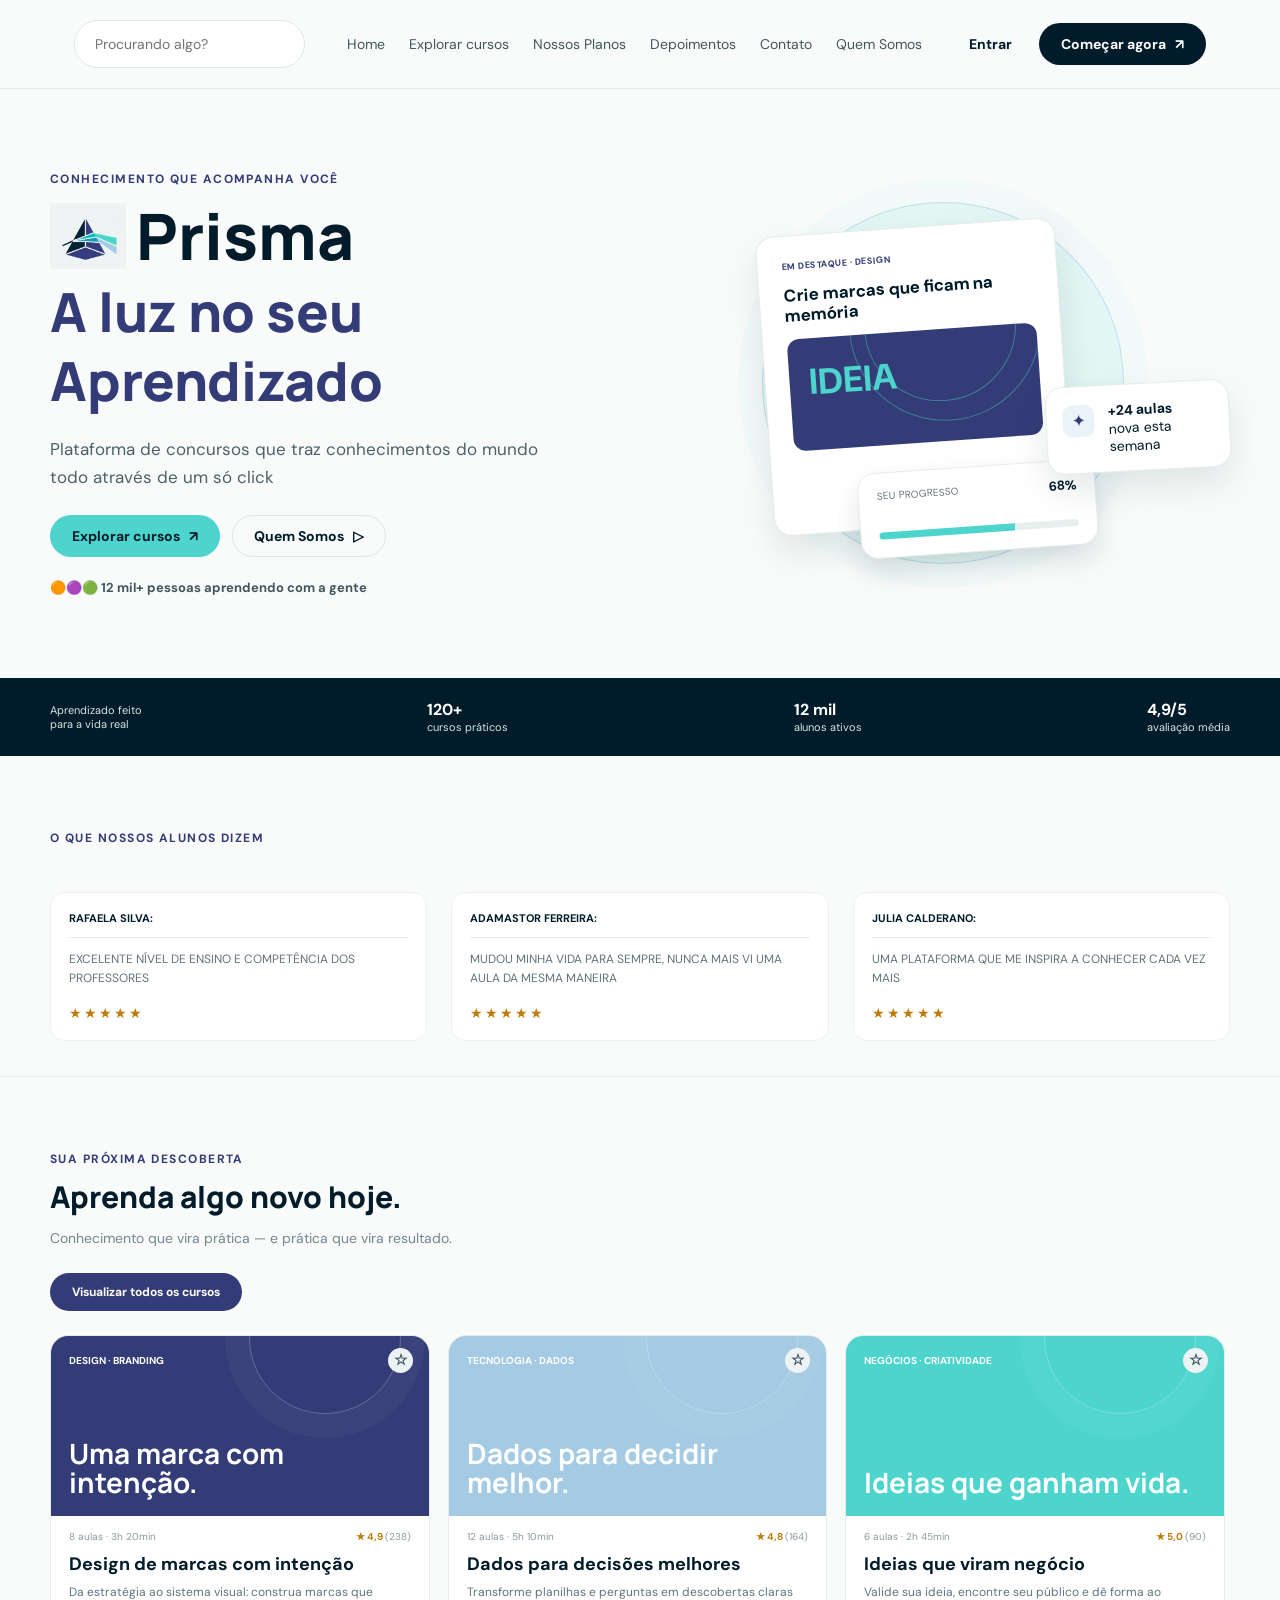
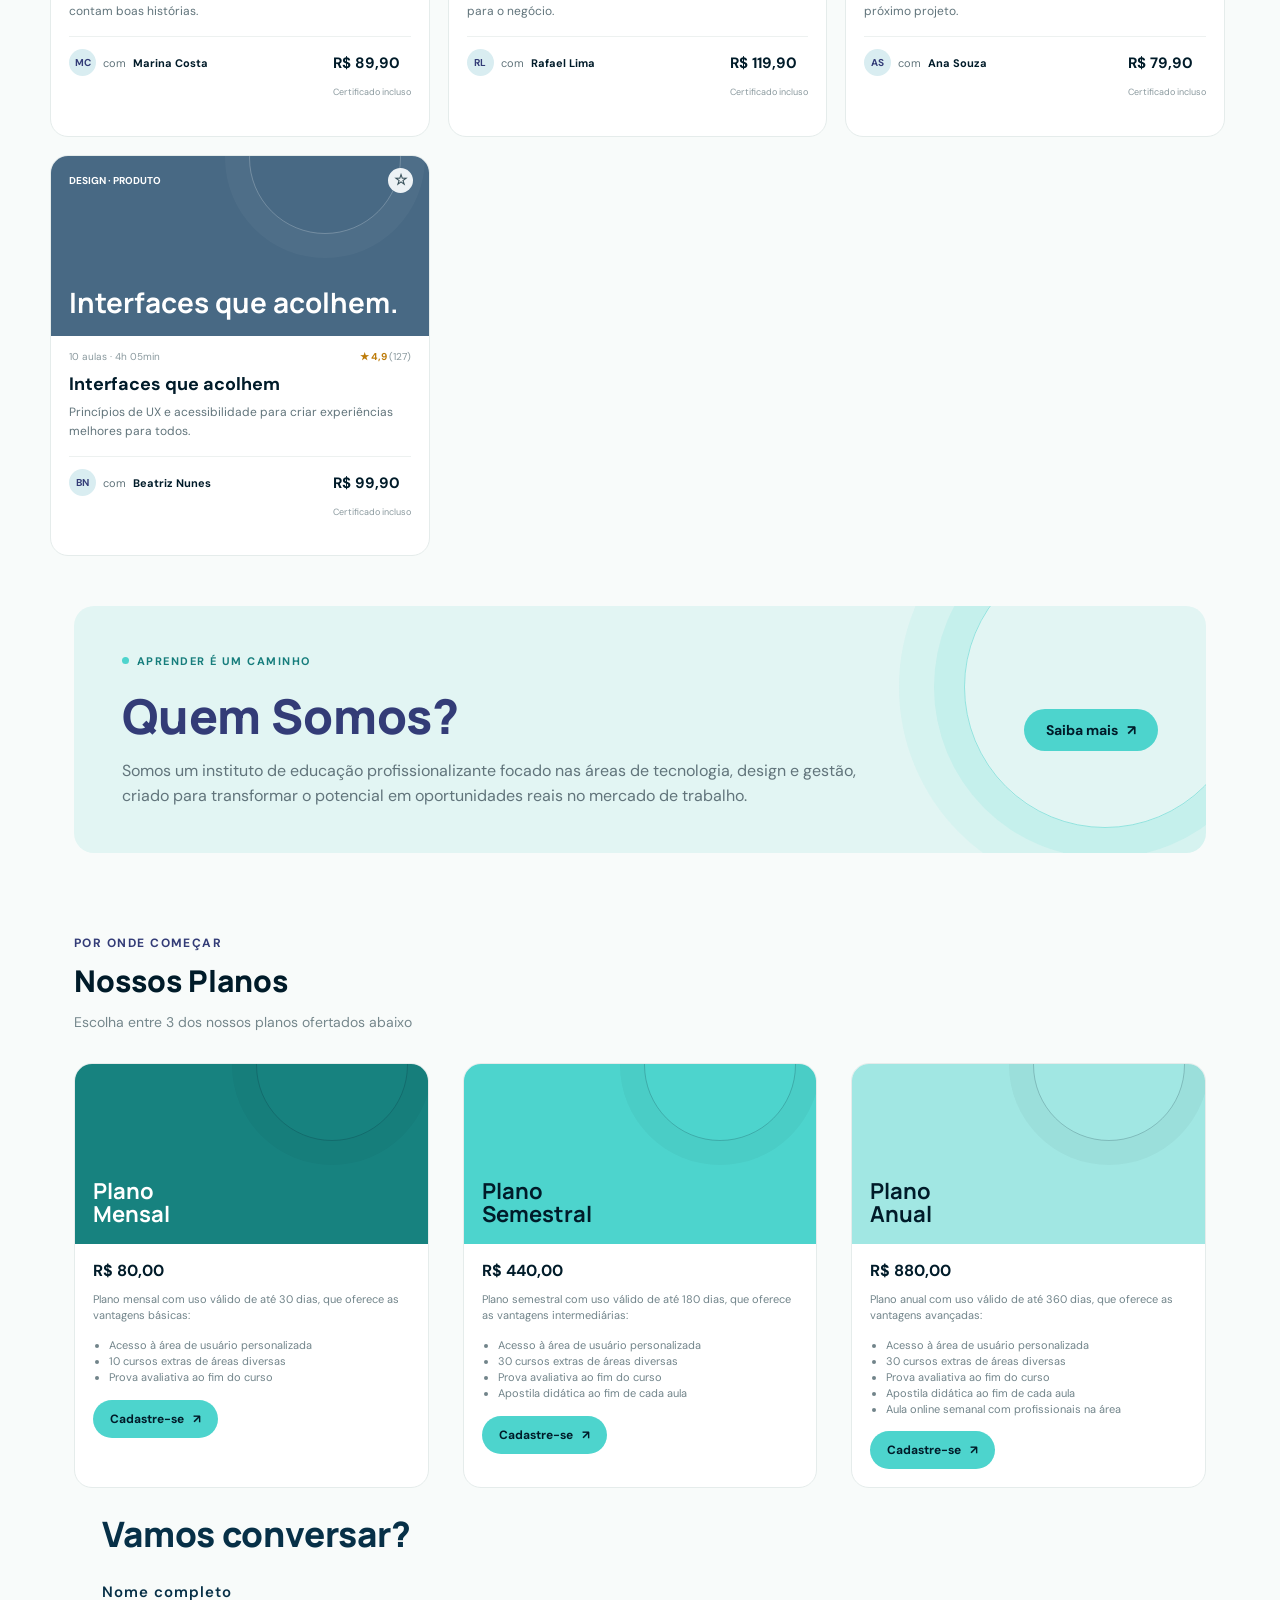
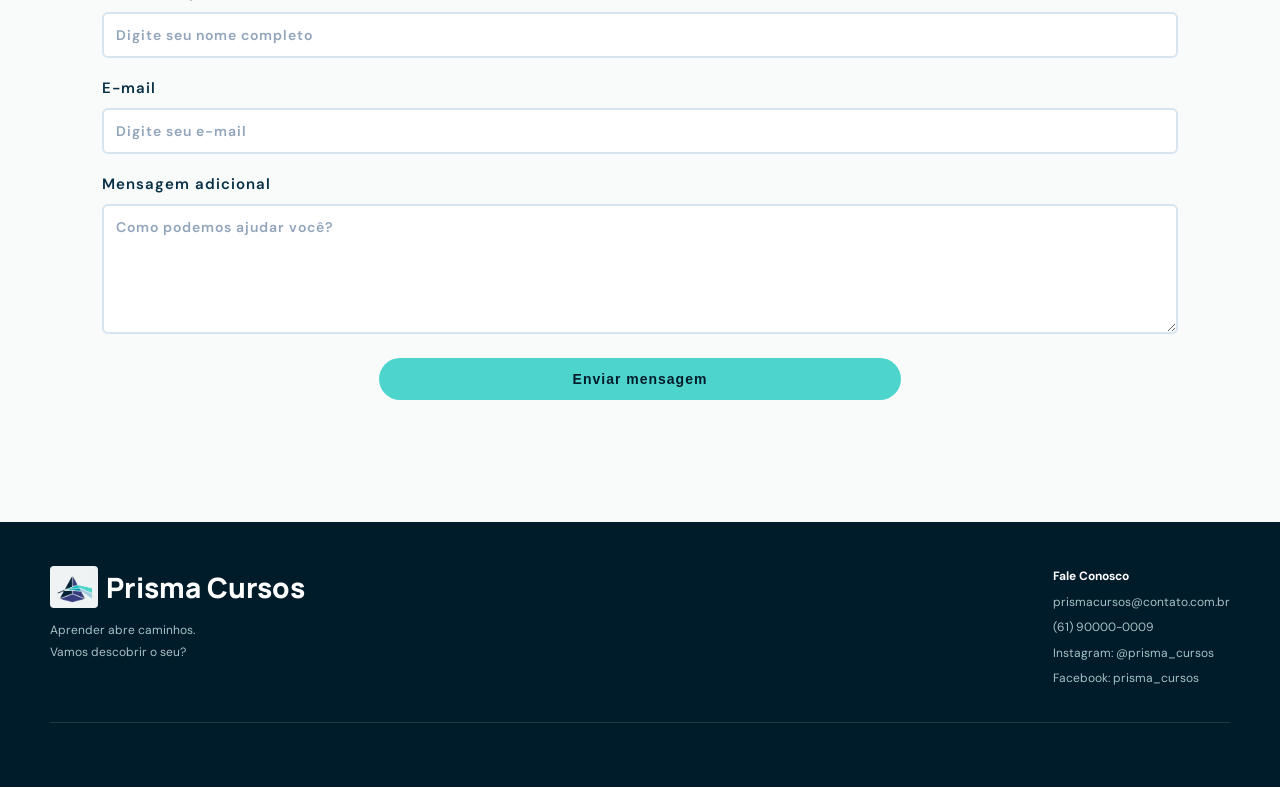
<file: index.html>
<!doctype html>
<html lang="pt-BR">
  <head>
    <meta charset="utf-8">
    <meta name="viewport" content="width=device-width, initial-scale=1">
    <meta name="description" content="Cursos para aprender e desenvolver novas habilidades.">
    <title>Prisma Cursos</title>
    <link rel="stylesheet" href="src/css/style.css">
    <script src="src/js/script.js" defer></script>
  </head>
  <body>

  <header class="site-header">
    <nav class="main-nav" aria-label="Navegação principal">

      <form class="search" role="search" id="searchForm">
        <label class="sr-only" for="site-search">Buscar</label>
        <input id="site-search" type="search" placeholder="Procurando algo?" autocomplete="off">
      </form>

      <button class="menu-toggle" aria-label="Abrir menu mobile">☰</button>

      <div class="nav-menu">
        <ul class="nav-links">
          <li><a href="#inicio">Home</a></li>
          <li><a href="#cursos">Explorar cursos</a></li>
          <li><a href="#planos">Nossos Planos</a></li>
          <li><a href="#depoimentos">Depoimentos</a></li>
          <li><a href="#contato">Contato</a></li>
          <li><a href="#sobre">Quem Somos</a></li>
        </ul>
        
        <div class="account-actions">
          <a class="login-link" href="src/pages/login.html">Entrar</a>
          <a class="button button-dark" href="src/pages/cadastro.html">Começar agora <span aria-hidden="true">↗</span></a>
        </div>
      </div>
    </nav>
  </header>

    <main>
      <section class="hero" id="inicio" aria-labelledby="hero-title">
        <div class="hero-copy">
          <p class="eyebrow">Conhecimento que acompanha você</p>
          <div class="brand-lockup">
            <img src="src/imagens/logo-prisma-cursos.png" alt="Prisma Cursos">
            <span>Prisma</span>
          </div>
         <h1 class="hero-title" id="hero-title">A luz no seu Aprendizado</h1>
          <p class="hero-description">Plataforma de concursos que traz conhecimentos do mundo todo através de um só click</p>
          <div class="hero-actions">
            <a class="button button-primary" href="#cursos">Explorar cursos <span aria-hidden="true">↗</span></a>
            <a class="button button-outline" href="#sobre">Quem Somos <span aria-hidden="true">▷</span></a>
          </div>
          <p class="learner-proof"><span aria-hidden="true">🟠🟣🟢</span> 12 mil+ pessoas aprendendo com a gente</p>
        </div>
        <div class="hero-art" aria-label="Destaque de curso e progresso de aprendizagem">
          <article class="featured-course">
            <p class="eyebrow">Em destaque · Design</p>
            <h2>Crie marcas que ficam na memória</h2>
            <div class="course-art">IDEIA</div>
            <p>Seu progresso <strong>68%</strong></p>
          </article>
          <p class="course-count"><strong>+24 aulas</strong><br>nova esta semana</p>
        </div>
      </section>

      <section class="stats" aria-label="Números da Prisma">
        <p>Aprendizado feito<br>para a vida real</p>
        <p><strong>120+</strong><br>cursos práticos</p>
        <p><strong>12 mil</strong><br>alunos ativos</p>
        <p><strong>4,9/5</strong><br>avaliação média</p>
      </section>

      <section class="testimonials" id="depoimentos" aria-labelledby="testimonials-title">
        <h2 class="eyebrow" id="testimonials-title">O que nossos alunos dizem</h2>
        <div class="testimonial-grid">
          <blockquote>
            <strong>Rafaela Silva:</strong>
            <p>Excelente nível de ensino e competência dos professores</p>
            <span aria-label="5 estrelas">★★★★★</span>
          </blockquote>
          <blockquote>
            <strong>Adamastor Ferreira:</strong>
            <p>Mudou minha vida para sempre, nunca mais vi uma aula da mesma maneira</p>
            <span aria-label="5 estrelas">★★★★★</span>
          </blockquote>
          <blockquote>
            <strong>Julia Calderano:</strong>
            <p>Uma plataforma que me inspira a conhecer cada vez mais</p>
            <span aria-label="5 estrelas">★★★★★</span>
          </blockquote>
        </div>
      </section>

      <section class="courses content-width" id="cursos" aria-labelledby="courses-title">
        <p class="eyebrow">Sua próxima descoberta</p>
        <h2 id="courses-title">Aprenda algo novo hoje.</h2>
        <p>Conhecimento que vira prática — e prática que vira resultado.</p>
        <a class="button button-dark-blue" href="src/pages/cursos.html">Visualizar todos os cursos</a>
        <div class="course-grid">

            <article class="course-card theme-indigo">
          <p class="course-category">Design · Branding</p>
          <h3>Uma marca com intenção.</h3>
          <div class="course-meta">
            <span>8 aulas · 3h 20min</span>
            <span class="course-rating">★ 4,9 <span>(238)</span></span>
          </div>
          <h4>Design de marcas com intenção</h4>
          <p class="course-description">
            Da estratégia ao sistema visual: construa marcas que contam boas histórias.
          </p>
          <footer class="course-footer">
            <span class="instructor">
              <span class="avatar">MC</span>
              com <strong>Marina Costa</strong>
            </span>
            <strong class="course-price">R$ 89,90</strong>
            <span class="certificate">Certificado incluso</span>
          </footer>

        </article>
           <article class="course-card theme-blue">
          <p class="course-category">Tecnologia · Dados</p>
          <h3>Dados para decidir melhor.</h3>
          <div class="course-meta">
            <span>12 aulas · 5h 10min</span>
            <span class="course-rating">★ 4,8 <span>(164)</span></span>
          </div>
          <h4>Dados para decisões melhores</h4>
          <p class="course-description">
            Transforme planilhas e perguntas em descobertas claras para o negócio.
          </p>
          <footer class="course-footer">
            <span class="instructor">
              <span class="avatar">RL</span>
              com <strong>Rafael Lima</strong>
            </span>
            <strong class="course-price">R$ 119,90</strong>
            <span class="certificate">Certificado incluso</span>
          </footer>
        </article>

           <article class="course-card theme-teal">
          <p class="course-category">Negócios · Criatividade</p>
          <h3>Ideias que ganham vida.</h3>
          <div class="course-meta">
            <span>6 aulas · 2h 45min</span>
            <span class="course-rating">★ 5,0 <span>(90)</span></span>
          </div>
          <h4>Ideias que viram negócio</h4>
          <p class="course-description">
            Valide sua ideia, encontre seu público e dê forma ao próximo projeto.
          </p>
          <footer class="course-footer">
            <span class="instructor">
              <span class="avatar">AS</span>
              com <strong>Ana Souza</strong>
            </span>
            <strong class="course-price">R$ 79,90</strong>
            <span class="certificate">Certificado incluso</span>
          </footer>
        </article>

        <article class="course-card theme-slate">
          <p class="course-category">Design · Produto</p>
          <h3>Interfaces que acolhem.</h3>
          <div class="course-meta">
            <span>10 aulas · 4h 05min</span>
            <span class="course-rating">★ 4,9 <span>(127)</span></span>
          </div>
          <h4>Interfaces que acolhem</h4>
          <p class="course-description">
            Princípios de UX e acessibilidade para criar experiências melhores para todos.
          </p>
          <footer class="course-footer">
            <span class="instructor">
              <span class="avatar">BN</span>
              com <strong>Beatriz Nunes</strong>
            </span>
            <strong class="course-price">R$ 99,90</strong>
            <span class="certificate">Certificado incluso</span>
          </footer>
        </article>

        </div>
      <section class="quem-somos-hero content-width" id="sobre" aria-labelledby="about-title">
          <div class="quem-somos-conteudo">
              <div class="tag-pequena">
                  <span class="ponto-verde"></span> APRENDER É UM CAMINHO
              </div>
              <h2 id="about-title">Quem Somos?</h2>
              <p>Somos um instituto de educação profissionalizante focado nas áreas de tecnologia, design e gestão, criado para transformar o potencial em oportunidades reais no mercado de trabalho.</p>
          </div>
          <a class="button button-primary" href="src/pages/quem_somos.html">Saiba mais <span aria-hidden="true">↗</span></a>
      </section>

      <section class="plans content-width" id="planos" aria-labelledby="plans-title">
        <p class="eyebrow">Por onde começar</p>
        <h2 id="plans-title">Nossos Planos</h2>
        <p>Escolha entre 3 dos nossos planos ofertados abaixo</p>
       <div class="plan-grid">
  <article class="plan-card">
    <h3>Plano<br>Mensal</h3>
    <div class="plan-details">
      <strong>R$ 80,00</strong>
      <p>Plano mensal com uso válido de até 30 dias, que oferece as vantagens básicas:</p>
      <ul>
        <li>Acesso à área de usuário personalizada</li>
        <li>10 cursos extras de áreas diversas</li>
        <li>Prova avaliativa ao fim do curso</li>
      </ul>
    </div>
    <a class="button button-primary" href="src/pages/cadastro.html">
      Cadastre-se <span aria-hidden="true">↗</span>
    </a>
  </article>

  <article class="plan-card">
    <h3>Plano<br>Semestral</h3>
    <div class="plan-details">
      <strong>R$ 440,00</strong>
      <p>Plano semestral com uso válido de até 180 dias, que oferece as vantagens intermediárias:</p>
      <ul>
        <li>Acesso à área de usuário personalizada</li>
        <li>30 cursos extras de áreas diversas</li>
        <li>Prova avaliativa ao fim do curso</li>
        <li>Apostila didática ao fim de cada aula</li>
      </ul>
    </div>
    <a class="button button-primary" href="src/pages/cadastro.html">
      Cadastre-se <span aria-hidden="true">↗</span>
    </a>
  </article>

  <article class="plan-card">
    <h3>Plano<br>Anual</h3>
    <div class="plan-details">
      <strong>R$ 880,00</strong>
      <p>Plano anual com uso válido de até 360 dias, que oferece as vantagens avançadas:</p>
      <ul>
        <li>Acesso à área de usuário personalizada</li>
        <li>30 cursos extras de áreas diversas</li>
        <li>Prova avaliativa ao fim do curso</li>
        <li>Apostila didática ao fim de cada aula</li>
        <li>Aula online semanal com profissionais na área</li>
      </ul>
    </div>
    <a class="button button-primary" href="src/pages/cadastro.html">
      Cadastre-se <span aria-hidden="true">↗</span>
    </a>
  </article>
</div>

  <section class="contact content-width" id="contato" aria-labelledby="contact-title">
      <h2 id="contact-title">Vamos conversar?</h2>
      
      <form id="contactForm">
        <label for="name">Nome completo</label>
        <input id="name" name="name" type="text" placeholder="Digite seu nome completo" required>
        <label for="email">E-mail</label>
        <input id="email" name="email" type="email" placeholder="Digite seu e-mail" required>
        <label for="message">Mensagem adicional</label>
        <textarea id="message" name="message" placeholder="Como podemos ajudar você?" required></textarea>
        <button class="button button-primary" id="submitBtn" type="submit">Enviar mensagem</button>
      </form>
  </section>

    </main>

    <footer class="site-footer">
      <div class="footer-inner">
        <div>
          <a class="footer-brand" href="#inicio">
            <img src="src/imagens/logo-prisma-cursos.png" alt="Logo Prisma Cursos" class="logo-img">
            <span>Prisma Cursos</span>
          </a>
          <p>Aprender abre caminhos.<br>Vamos descobrir o seu?</p>
        </div>
        <address>
          <strong>Fale Conosco</strong>
          <a href="mailto:prismacursos@contato.com.br">prismacursos@contato.com.br</a>
          <a href="tel:+5561900000009">(61) 90000-0009</a>
          <span>Instagram: @prisma_cursos</span>
          <span>Facebook: prisma_cursos</span>
        </address>
      </div>
    </footer>
  </body>
</html>
</file>
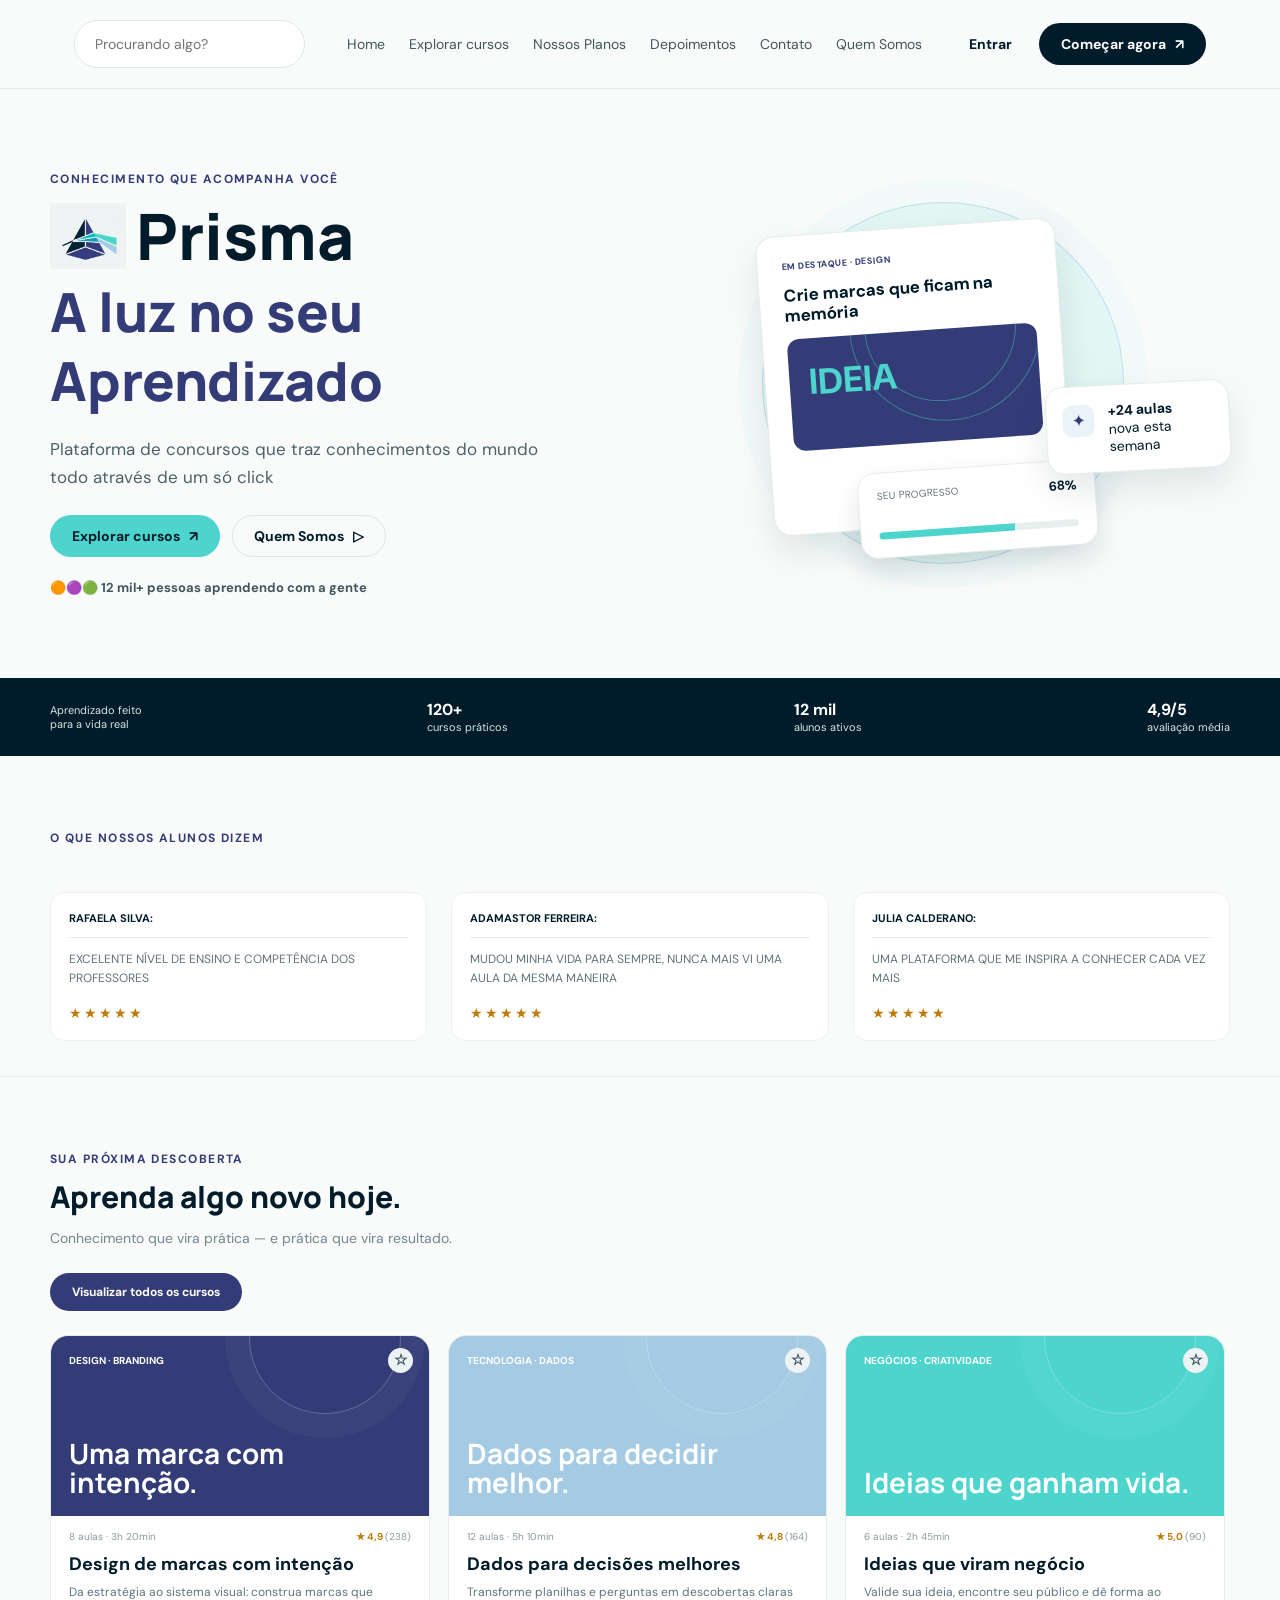
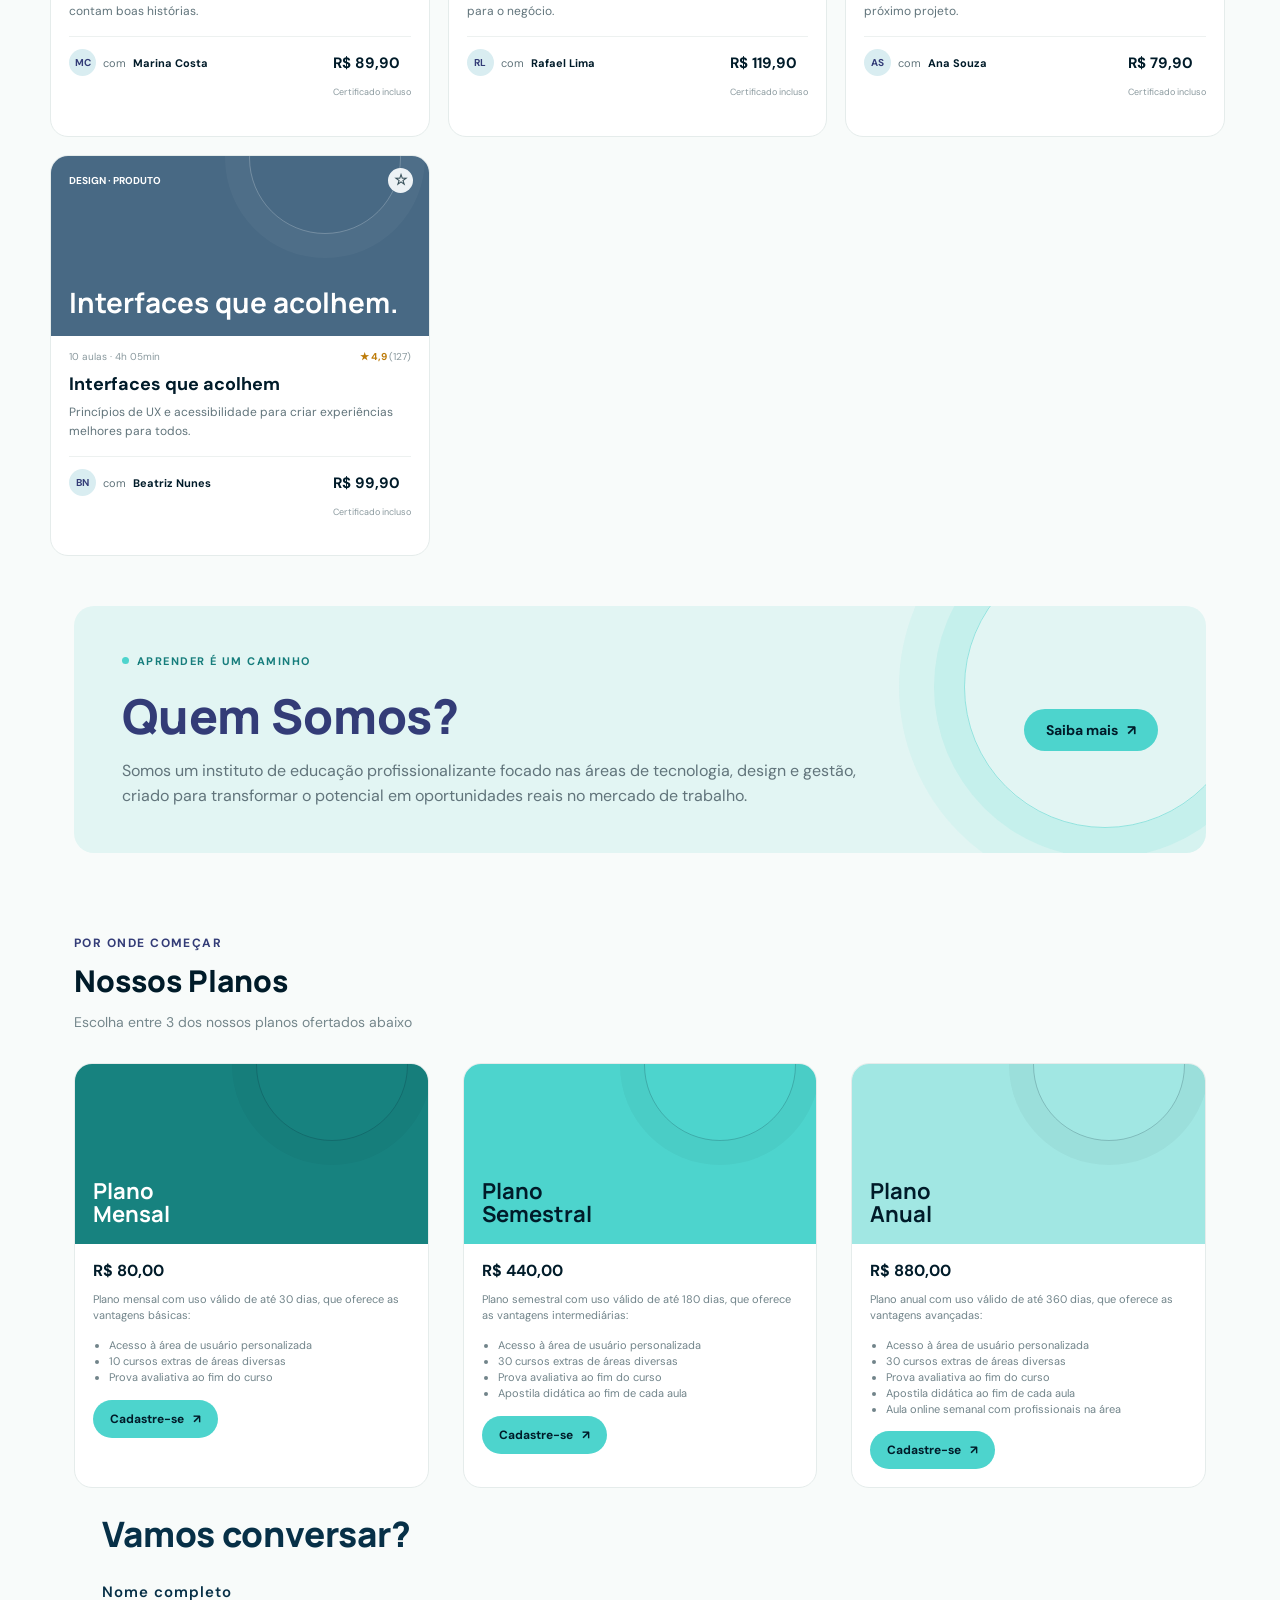
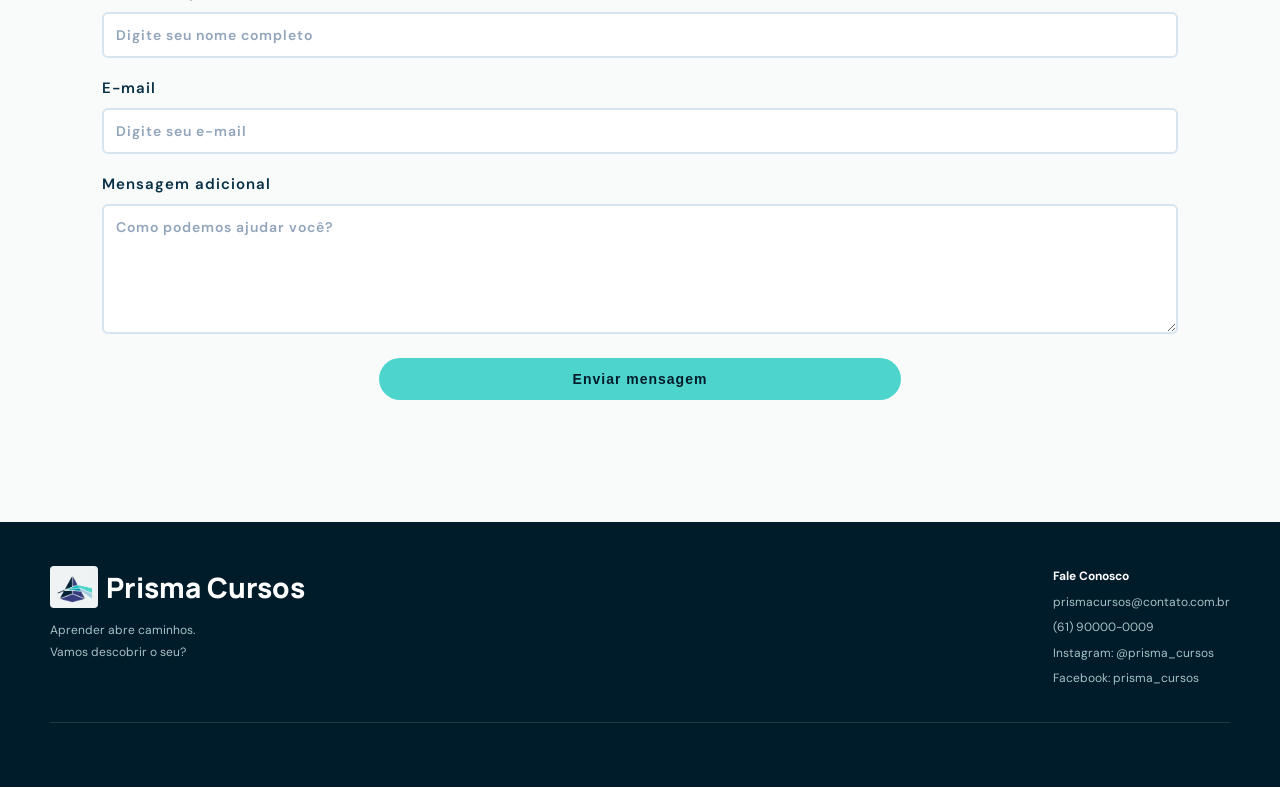
<file: src/pages/index.html>
<!doctype html>
<html lang="pt-BR">
  <head>
    <meta charset="utf-8">
    <meta name="viewport" content="width=device-width, initial-scale=1">
    <meta name="description" content="Cursos para aprender e desenvolver novas habilidades.">
    <title>Prisma Cursos</title>
    <link rel="stylesheet" href="../css/style.css">
    <script src="../js/script.js" defer></script>
  </head>
  <body>

  <header class="site-header">
    <nav class="main-nav" aria-label="Navegação principal">

      <form class="search" role="search" id="searchForm">
        <label class="sr-only" for="site-search">Buscar</label>
        <input id="site-search" type="search" placeholder="Procurando algo?" autocomplete="off">
      </form>

      <button class="menu-toggle" aria-label="Abrir menu mobile">☰</button>

      <div class="nav-menu">
        <ul class="nav-links">
          <li><a href="#inicio">Home</a></li>
          <li><a href="#cursos">Explorar cursos</a></li>
          <li><a href="#planos">Nossos Planos</a></li>
          <li><a href="#depoimentos">Depoimentos</a></li>
          <li><a href="#contato">Contato</a></li>
          <li><a href="#sobre">Quem Somos</a></li>
        </ul>
        
        <div class="account-actions">
          <a class="login-link" href="login.html">Entrar</a>
          <a class="button button-dark" href="cadastro.html">Começar agora <span aria-hidden="true">↗</span></a>
        </div>
      </div>
    </nav>
  </header>

    <main>
      <section class="hero" id="inicio" aria-labelledby="hero-title">
        <div class="hero-copy">
          <p class="eyebrow">Conhecimento que acompanha você</p>
          <div class="brand-lockup">
            <img src="../imagens/logo-prisma-cursos.png" alt="Prisma Cursos">
            <span>Prisma</span>
          </div>
         <h1 class="hero-title" id="hero-title">A luz no seu Aprendizado</h1>
          <p class="hero-description">Plataforma de concursos que traz conhecimentos do mundo todo através de um só click</p>
          <div class="hero-actions">
            <a class="button button-primary" href="#cursos">Explorar cursos <span aria-hidden="true">↗</span></a>
            <a class="button button-outline" href="#sobre">Quem Somos <span aria-hidden="true">▷</span></a>
          </div>
          <p class="learner-proof"><span aria-hidden="true">🟠🟣🟢</span> 12 mil+ pessoas aprendendo com a gente</p>
        </div>
        <div class="hero-art" aria-label="Destaque de curso e progresso de aprendizagem">
          <article class="featured-course">
            <p class="eyebrow">Em destaque · Design</p>
            <h2>Crie marcas que ficam na memória</h2>
            <div class="course-art">IDEIA</div>
            <p>Seu progresso <strong>68%</strong></p>
          </article>
          <p class="course-count"><strong>+24 aulas</strong><br>nova esta semana</p>
        </div>
      </section>

      <section class="stats" aria-label="Números da Prisma">
        <p>Aprendizado feito<br>para a vida real</p>
        <p><strong>120+</strong><br>cursos práticos</p>
        <p><strong>12 mil</strong><br>alunos ativos</p>
        <p><strong>4,9/5</strong><br>avaliação média</p>
      </section>

      <section class="testimonials" id="depoimentos" aria-labelledby="testimonials-title">
        <h2 class="eyebrow" id="testimonials-title">O que nossos alunos dizem</h2>
        <div class="testimonial-grid">
          <blockquote>
            <strong>Rafaela Silva:</strong>
            <p>Excelente nível de ensino e competência dos professores</p>
            <span aria-label="5 estrelas">★★★★★</span>
          </blockquote>
          <blockquote>
            <strong>Adamastor Ferreira:</strong>
            <p>Mudou minha vida para sempre, nunca mais vi uma aula da mesma maneira</p>
            <span aria-label="5 estrelas">★★★★★</span>
          </blockquote>
          <blockquote>
            <strong>Julia Calderano:</strong>
            <p>Uma plataforma que me inspira a conhecer cada vez mais</p>
            <span aria-label="5 estrelas">★★★★★</span>
          </blockquote>
        </div>
      </section>

      <section class="courses content-width" id="cursos" aria-labelledby="courses-title">
        <p class="eyebrow">Sua próxima descoberta</p>
        <h2 id="courses-title">Aprenda algo novo hoje.</h2>
        <p>Conhecimento que vira prática — e prática que vira resultado.</p>
        <a class="button button-dark-blue" href="../pages/cursos.html">Visualizar todos os cursos</a>
        <div class="course-grid">

            <article class="course-card theme-indigo">
          <p class="course-category">Design · Branding</p>
          <h3>Uma marca com intenção.</h3>
          <div class="course-meta">
            <span>8 aulas · 3h 20min</span>
            <span class="course-rating">★ 4,9 <span>(238)</span></span>
          </div>
          <h4>Design de marcas com intenção</h4>
          <p class="course-description">
            Da estratégia ao sistema visual: construa marcas que contam boas histórias.
          </p>
          <footer class="course-footer">
            <span class="instructor">
              <span class="avatar">MC</span>
              com <strong>Marina Costa</strong>
            </span>
            <strong class="course-price">R$ 89,90</strong>
            <span class="certificate">Certificado incluso</span>
          </footer>

        </article>
           <article class="course-card theme-blue">
          <p class="course-category">Tecnologia · Dados</p>
          <h3>Dados para decidir melhor.</h3>
          <div class="course-meta">
            <span>12 aulas · 5h 10min</span>
            <span class="course-rating">★ 4,8 <span>(164)</span></span>
          </div>
          <h4>Dados para decisões melhores</h4>
          <p class="course-description">
            Transforme planilhas e perguntas em descobertas claras para o negócio.
          </p>
          <footer class="course-footer">
            <span class="instructor">
              <span class="avatar">RL</span>
              com <strong>Rafael Lima</strong>
            </span>
            <strong class="course-price">R$ 119,90</strong>
            <span class="certificate">Certificado incluso</span>
          </footer>
        </article>

           <article class="course-card theme-teal">
          <p class="course-category">Negócios · Criatividade</p>
          <h3>Ideias que ganham vida.</h3>
          <div class="course-meta">
            <span>6 aulas · 2h 45min</span>
            <span class="course-rating">★ 5,0 <span>(90)</span></span>
          </div>
          <h4>Ideias que viram negócio</h4>
          <p class="course-description">
            Valide sua ideia, encontre seu público e dê forma ao próximo projeto.
          </p>
          <footer class="course-footer">
            <span class="instructor">
              <span class="avatar">AS</span>
              com <strong>Ana Souza</strong>
            </span>
            <strong class="course-price">R$ 79,90</strong>
            <span class="certificate">Certificado incluso</span>
          </footer>
        </article>

        <article class="course-card theme-slate">
          <p class="course-category">Design · Produto</p>
          <h3>Interfaces que acolhem.</h3>
          <div class="course-meta">
            <span>10 aulas · 4h 05min</span>
            <span class="course-rating">★ 4,9 <span>(127)</span></span>
          </div>
          <h4>Interfaces que acolhem</h4>
          <p class="course-description">
            Princípios de UX e acessibilidade para criar experiências melhores para todos.
          </p>
          <footer class="course-footer">
            <span class="instructor">
              <span class="avatar">BN</span>
              com <strong>Beatriz Nunes</strong>
            </span>
            <strong class="course-price">R$ 99,90</strong>
            <span class="certificate">Certificado incluso</span>
          </footer>
        </article>

        </div>
      <section class="quem-somos-hero content-width" id="sobre" aria-labelledby="about-title">
          <div class="quem-somos-conteudo">
              <div class="tag-pequena">
                  <span class="ponto-verde"></span> APRENDER É UM CAMINHO
              </div>
              <h2 id="about-title">Quem Somos?</h2>
              <p>Somos um instituto de educação profissionalizante focado nas áreas de tecnologia, design e gestão, criado para transformar o potencial em oportunidades reais no mercado de trabalho.</p>
          </div>
          <a class="button button-primary" href="quem_somos.html">Saiba mais <span aria-hidden="true">↗</span></a>
      </section>

      <section class="plans content-width" id="planos" aria-labelledby="plans-title">
        <p class="eyebrow">Por onde começar</p>
        <h2 id="plans-title">Nossos Planos</h2>
        <p>Escolha entre 3 dos nossos planos ofertados abaixo</p>
       <div class="plan-grid">
  <article class="plan-card">
    <h3>Plano<br>Mensal</h3>
    <div class="plan-details">
      <strong>R$ 80,00</strong>
      <p>Plano mensal com uso válido de até 30 dias, que oferece as vantagens básicas:</p>
      <ul>
        <li>Acesso à área de usuário personalizada</li>
        <li>10 cursos extras de áreas diversas</li>
        <li>Prova avaliativa ao fim do curso</li>
      </ul>
    </div>
    <a class="button button-primary" href="cadastro.html">
      Cadastre-se <span aria-hidden="true">↗</span>
    </a>
  </article>

  <article class="plan-card">
    <h3>Plano<br>Semestral</h3>
    <div class="plan-details">
      <strong>R$ 440,00</strong>
      <p>Plano semestral com uso válido de até 180 dias, que oferece as vantagens intermediárias:</p>
      <ul>
        <li>Acesso à área de usuário personalizada</li>
        <li>30 cursos extras de áreas diversas</li>
        <li>Prova avaliativa ao fim do curso</li>
        <li>Apostila didática ao fim de cada aula</li>
      </ul>
    </div>
    <a class="button button-primary" href="cadastro.html">
      Cadastre-se <span aria-hidden="true">↗</span>
    </a>
  </article>

  <article class="plan-card">
    <h3>Plano<br>Anual</h3>
    <div class="plan-details">
      <strong>R$ 880,00</strong>
      <p>Plano anual com uso válido de até 360 dias, que oferece as vantagens avançadas:</p>
      <ul>
        <li>Acesso à área de usuário personalizada</li>
        <li>30 cursos extras de áreas diversas</li>
        <li>Prova avaliativa ao fim do curso</li>
        <li>Apostila didática ao fim de cada aula</li>
        <li>Aula online semanal com profissionais na área</li>
      </ul>
    </div>
    <a class="button button-primary" href="cadastro.html">
      Cadastre-se <span aria-hidden="true">↗</span>
    </a>
  </article>
</div>

  <section class="contact content-width" id="contato" aria-labelledby="contact-title">
      <h2 id="contact-title">Vamos conversar?</h2>
      
      <form id="contactForm">
        <label for="name">Nome completo</label>
        <input id="name" name="name" type="text" placeholder="Digite seu nome completo" required>
        <label for="email">E-mail</label>
        <input id="email" name="email" type="email" placeholder="Digite seu e-mail" required>
        <label for="message">Mensagem adicional</label>
        <textarea id="message" name="message" placeholder="Como podemos ajudar você?" required></textarea>
        <button class="button button-primary" id="submitBtn" type="submit">Enviar mensagem</button>
      </form>
  </section>

    </main>

    <footer class="site-footer">
      <div class="footer-inner">
        <div>
          <a class="footer-brand" href="#inicio">
            <img src="../imagens/logo-prisma-cursos.png" alt="Logo Prisma Cursos" class="logo-img">
            <span>Prisma Cursos</span>
          </a>
          <p>Aprender abre caminhos.<br>Vamos descobrir o seu?</p>
        </div>
        <address>
          <strong>Fale Conosco</strong>
          <a href="mailto:prismacursos@contato.com.br">prismacursos@contato.com.br</a>
          <a href="tel:+5561900000009">(61) 90000-0009</a>
          <span>Instagram: @prisma_cursos</span>
          <span>Facebook: prisma_cursos</span>
        </address>
      </div>
    </footer>
  </body>
</html>
</file>
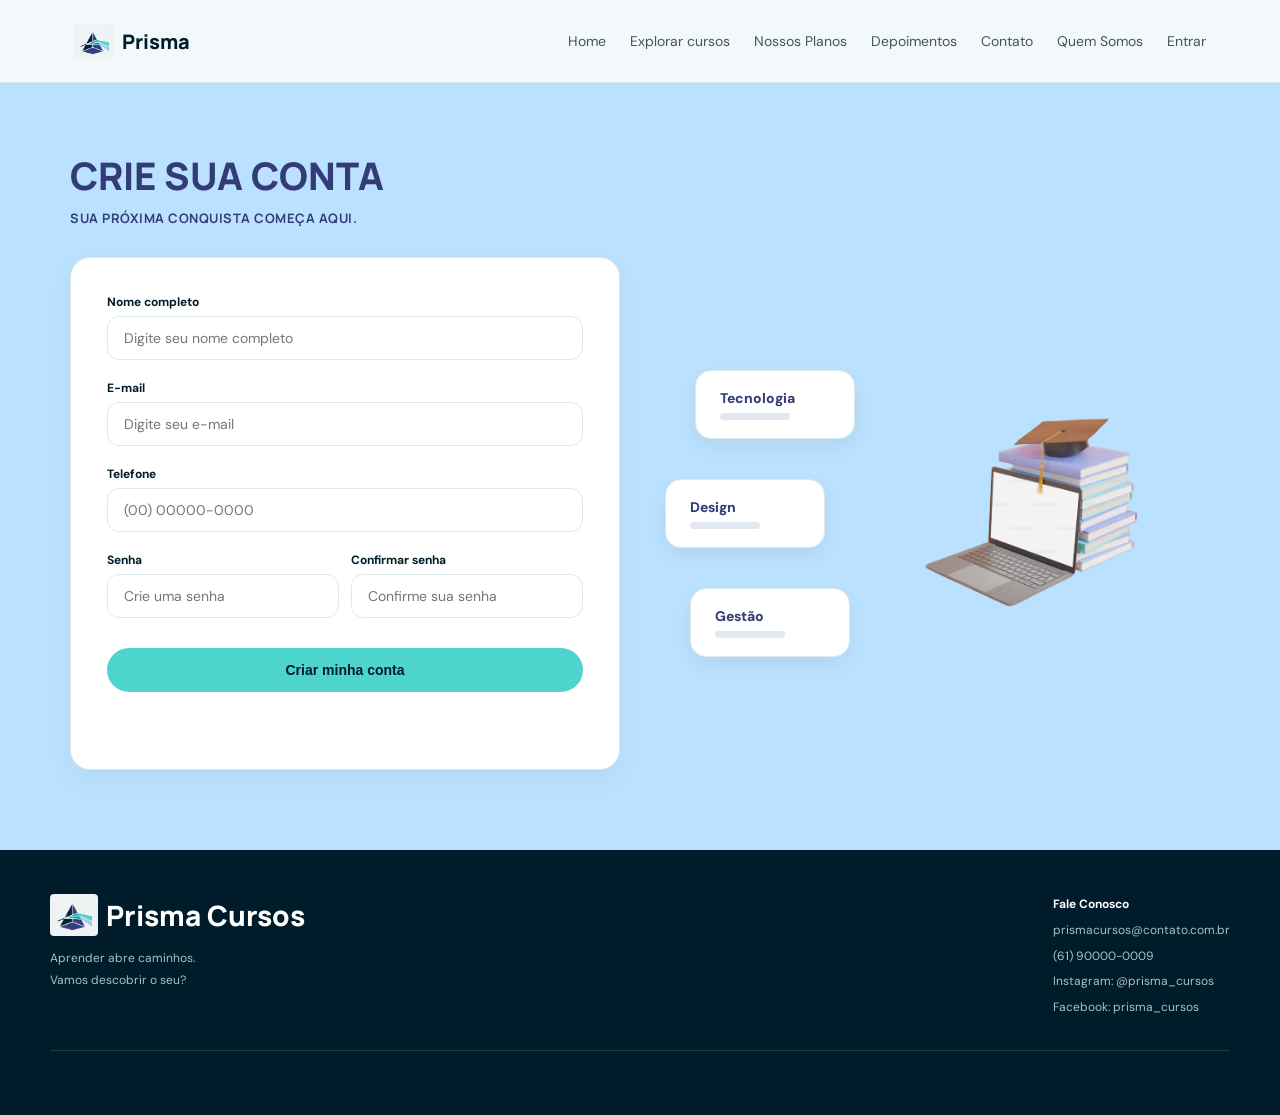
<file: src/pages/cadastro.html>
<!DOCTYPE html>
<html lang="pt-BR">
<head>
    <meta charset="UTF-8">
    <meta name="viewport" content="width=device-width, initial-scale=1.0">
    <meta name="description" content="Crie sua conta na PrismaCursos e comece sua jornada de aprendizado.">

    <title>Criar Conta | Prisma Cursos</title>

    <!-- Importação das fontes do Google Fonts -->
    <link rel="preconnect" href="https://fonts.googleapis.com">
    <link rel="preconnect" href="https://fonts.gstatic.com" crossorigin>
    <link href="https://fonts.googleapis.com/css2?family=DM+Sans:ital,opsz,wght@0,9..40,100..1000;1,9..40,100..1000&family=Manrope:wght@200..800&display=swap" rel="stylesheet">

    <!-- Link para o CSS central do projeto -->
    <link rel="stylesheet" href="../css/style.css">
    <script src="../js/scriptcadastro.js" defer></script>
</head>

<body class="pagina-cadastro">
    <!-- CABEÇALHO / MENU DE NAVEGAÇÃO COM MENU COLAPSÁVEL -->
    <header class="site-header">
        <nav class="main-nav" aria-label="Navegação principal">
            
            <a href="../../index.html" class="logo-link">
                <img src="../imagens/logo-prisma-cursos.png" alt="Logo Prisma" class="logo-img"> Prisma
            </a>

            <!-- Botão do Menu (Mobile) -->
            <button class="menu-toggle" aria-label="Abrir menu">☰</button>

            <!-- Container Colapsável -->
            <ul class="nav-links">
                    <li><a href="../../index.html">Home</a></li>
                    <li><a href="../../index.html#cursos">Explorar cursos</a></li>
                    <li><a href="../../index.html#planos">Nossos Planos</a></li>
                    <li><a href="../../index.html#depoimentos">Depoimentos</a></li>
                    <li><a href="../../index.html#contato">Contato</a></li>
                    <li><a href="../../index.html#sobre">Quem Somos</a></li>
                    <li><a href="login.html">Entrar</a></li>
            </ul>

        </nav>
    </header>

    <!-- CONTEÚDO PRINCIPAL (CADASTRO) -->
    <main class="content-width cadastro-main">

        <!-- Título da Seção -->
        <section class="cadastro-header-section">
            <h1 class="cadastro-title">CRIE SUA CONTA</h1>
            <p class="cadastro-subtitle">SUA PRÓXIMA CONQUISTA COMEÇA AQUI.</p>
        </section>

        <!-- Grid: Formulário à Esquerda / Cards Decorativos à Direita -->
        <div class="cadastro-grid">
            
            <!-- Card do Formulário -->
            <div class="cadastro-card-form">
                <form id="formCadastro" novalidate class="cadastro-form-content">
                    
                    <div class="form-group">
                        <label for="nome">Nome completo</label>
                        <input
                            type="text"
                            id="nome"
                            name="nome"
                            placeholder="Digite seu nome completo"
                            autocomplete="name"
                            required
                        >
                        <small id="erroNome" class="erro-texto"></small>
                    </div>

                    <div class="form-group">
                        <label for="email">E-mail</label>
                        <input
                            type="email"
                            id="email"
                            name="email"
                            placeholder="Digite seu e-mail"
                            autocomplete="email"
                            required
                        >
                        <small id="erroEmail" class="erro-texto"></small>
                    </div>

                    <div class="form-group">
                        <label for="telefone">Telefone</label>
                        <input
                            type="tel"
                            id="telefone"
                            name="telefone"
                            placeholder="(00) 00000-0000"
                            autocomplete="tel"
                            maxlength="15"
                            required
                        >
                        <small id="erroTelefone" class="erro-texto"></small>
                    </div>

                    <div class="form-row">
                        <div class="form-group">
                            <label for="senha">Senha</label>
                            <input
                                type="password"
                                id="senha"
                                name="senha"
                                placeholder="Crie uma senha"
                                autocomplete="new-password"
                                required
                            >
                            <small id="erroSenha" class="erro-texto"></small>
                        </div>

                        <div class="form-group">
                            <label for="confirmarSenha">Confirmar senha</label>
                            <input
                                type="password"
                                id="confirmarSenha"
                                name="confirmarSenha"
                                placeholder="Confirme sua senha"
                                autocomplete="new-password"
                                required
                            >
                            <small id="erroConfirmarSenha" class="erro-texto"></small>
                        </div>
                    </div>

                    <button type="submit" class="button button-primary cadastro-submit-btn">
                        Criar minha conta
                    </button>

                    <p id="mensagem" role="status" aria-live="polite" style="text-align: center; font-weight: 700; margin-top: 12px; font-size: 13px;"></p>
                </form>
            </div>

            <!-- Lado direito -->
            <div class="cadastro-illustrations">
                <div class="cards-coluna">
                    <div class="illustrative-card card-tecn">
                        <span class="card-title-ill">Tecnologia</span>
                        <div class="card-bar"></div>
                    </div>

                    <div class="illustrative-card card-des">
                        <span class="card-title-ill">Design</span>
                        <div class="card-bar"></div>
                    </div>

                    <div class="illustrative-card card-ges">
                        <span class="card-title-ill">Gestão</span>
                        <div class="card-bar"></div>
                    </div>
                </div>

                <div class="imagem-principal-wrapper">
                    <img src="../imagens/computador-cadastro.png" alt="Ilustração de estudos" class="img-notebook-livros">
                </div>

            </div>
        </div>
    </main>

    <!-- RODAPÉ INSTITUCIONAL -->
    <footer class="site-footer">
      <div class="footer-inner">
        <div>
          <a class="footer-brand" href="../../index.html">
            <img src="../imagens/logo-prisma-cursos.png" alt="Logo Prisma Cursos" class="logo-img">
            <span>Prisma Cursos</span>
          </a>
          <p>Aprender abre caminhos.<br>Vamos descobrir o seu?</p>
        </div>
        <address>
          <strong>Fale Conosco</strong>
          <a href="mailto:prismacursos@contato.com.br">prismacursos@contato.com.br</a>
          <a href="tel:+5561900000009">(61) 90000-0009</a>
          <span>Instagram: @prisma_cursos</span>
          <span>Facebook: prisma_cursos</span>
        </address>
      </div>
    </footer>

    <!-- Script JavaScript central -->
    <script src="../js/scriptcadastro.js"></script>
</body>
</html>
</file>
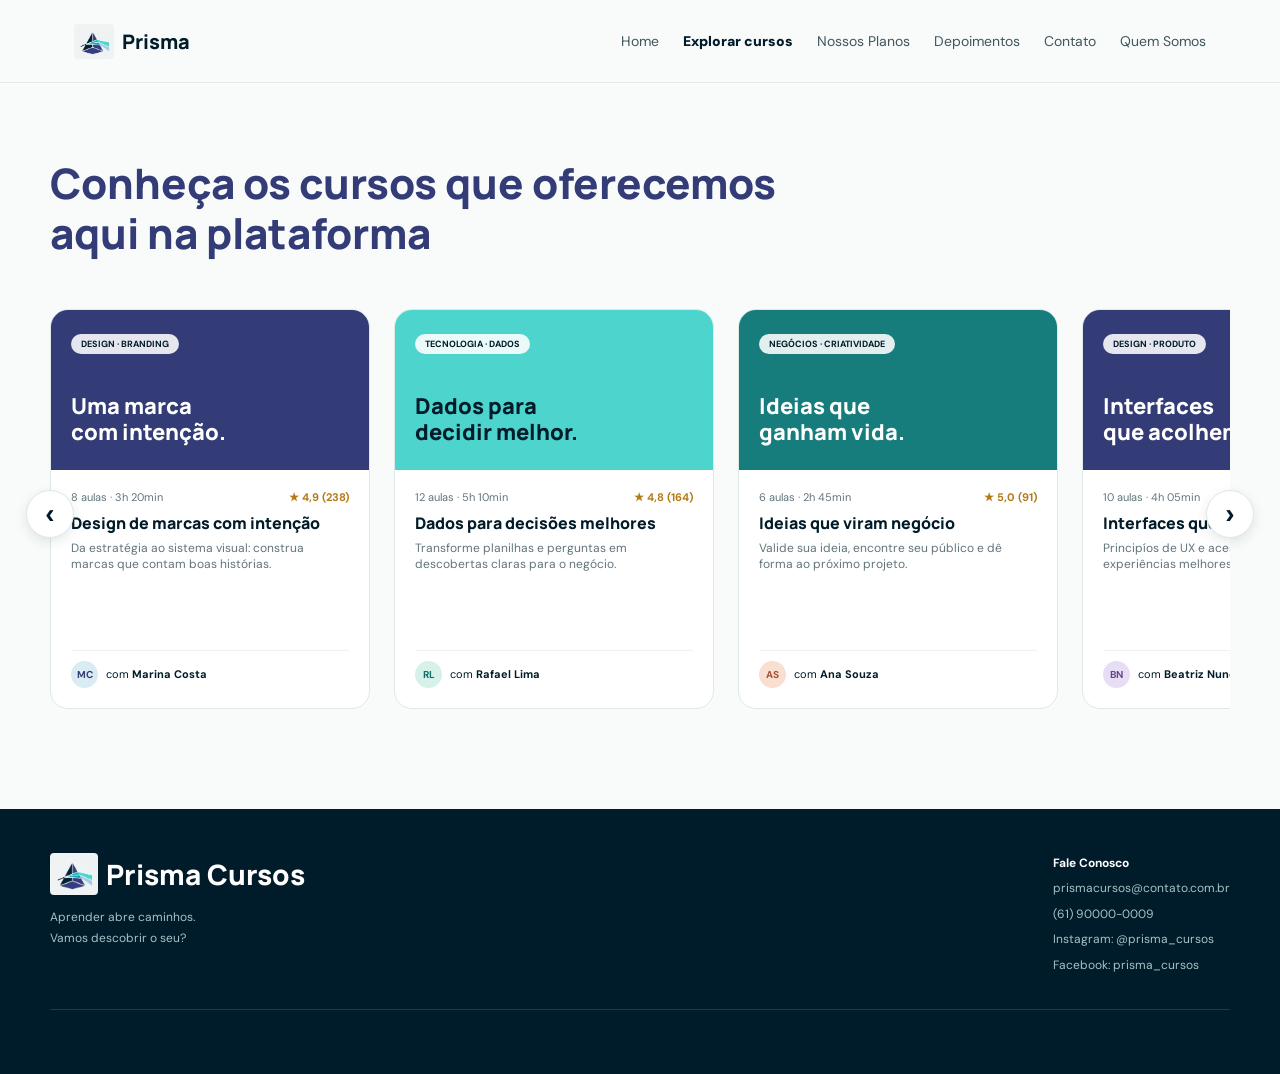
<file: src/pages/cursos.html>
<!DOCTYPE html>
<html lang="pt-BR">
<head>
    <meta charset="UTF-8">
    <meta name="viewport" content="width=device-width, initial-scale=1.0">
    <title>Explorar Cursos | Prisma Cursos</title>
    <!-- Importação das fontes do Google Fonts -->
    <link rel="preconnect" href="https://fonts.googleapis.com">
    <link rel="preconnect" href="https://fonts.gstatic.com" crossorigin>
    <link href="https://fonts.googleapis.com/css2?family=DM+Sans:ital,opsz,wght@0,9..40,100..1000;1,9..40,100..1000&family=Manrope:wght@200..800&display=swap" rel="stylesheet">

    <link rel="stylesheet" href="../css/style.css">
</head>
<body>

    <!-- =========================================
       1. CABEÇALHO / MENU DE NAVEGAÇÃO
       ========================================= -->
    <header class="site-header">
        <div class="main-nav">
            <a href="../../index.html" class="logo-link">
                <img src="../imagens/logo-prisma-cursos.png" alt="Logo Prisma" class="logo-img"> Prisma
            </a>

            <!-- Botão do Menu (Mobile) -->
            <button class="menu-toggle" aria-label="Abrir menu">
                ☰
            </button>

            <!-- Links de Navegação -->
            <ul class="nav-links">
                <li><a href="../../index.html">Home</a></li>
                <li><a href="cursos.html" class="link-ativo">Explorar cursos</a></li>
                <li><a href="../../index.html#planos">Nossos Planos</a></li>
                <li><a href="../../index.html#depoimentos">Depoimentos</a></li>
                <li><a href="../../index.html#contato">Contato</a></li>
                <li><a href="../../index.html#sobre">Quem Somos</a></li>
            </ul>
        </div>
    </header>

    <!-- =========================================
       2. CONTEÚDO PRINCIPAL (CURSOS OFERTADOS)
       ========================================= -->
    <main class="content-width pagina-cursos">

        <section class="titulo-cursos">
            <h1>Conheça os cursos que oferecemos <br>aqui na plataforma</h1>
        </section>

        <section class="secao-carrossel-cursos">
            <!-- Botão de Rolagem Esquerda -->
            <button class="btn-scroll btn-prev" aria-label="Rolar para esquerda">‹</button>
            
            <div class="grid-cursos-horizontal" id="cursosScroll">
                <!-- Card 1 -->
                <div class="card-curso">
                    <div class="card-topo bg-azul-escuro">
                        <span class="card-tag">Design · Branding</span>
                        <h3>Uma marca<br>com intenção.</h3>
                    </div>
                    <div class="card-conteudo">
                        <div>
                            <div class="card-infos">
                                <span>8 aulas · 3h 20min</span>
                                <span class="card-rating">★ 4,9 (238)</span>
                            </div>
                            <h4>Design de marcas com intenção</h4>
                            <p>Da estratégia ao sistema visual: construa marcas que contam boas histórias.</p>
                        </div>
                        <div class="card-professor">
                            <div class="avatar bg-azul-claro text-azul-escuro">MC</div>
                            <span>com <strong>Marina Costa</strong></span>
                        </div>
                    </div>
                </div>

                <!-- Card 2 -->
                <div class="card-curso">
                    <div class="card-topo bg-cyan">
                        <span class="card-tag">Tecnologia · Dados</span>
                        <h3>Dados para<br>decidir melhor.</h3>
                    </div>
                    <div class="card-conteudo">
                        <div>
                            <div class="card-infos">
                                <span>12 aulas · 5h 10min</span>
                                <span class="card-rating">★ 4,8 (164)</span>
                            </div>
                            <h4>Dados para decisões melhores</h4>
                            <p>Transforme planilhas e perguntas em descobertas claras para o negócio.</p>
                        </div>
                        <div class="card-professor">
                            <div class="avatar bg-verde-claro text-verde-escuro">RL</div>
                            <span>com <strong>Rafael Lima</strong></span>
                        </div>
                    </div>
                </div>

                <!-- Card 3 -->
                <div class="card-curso">
                    <div class="card-topo bg-verde-escuro text-white">
                        <span class="card-tag">Negócios · Criatividade</span>
                        <h3>Ideias que<br>ganham vida.</h3>
                    </div>
                    <div class="card-conteudo">
                        <div>
                            <div class="card-infos">
                                <span>6 aulas · 2h 45min</span>
                                <span class="card-rating">★ 5,0 (91)</span>
                            </div>
                            <h4>Ideias que viram negócio</h4>
                            <p>Valide sua ideia, encontre seu público e dê forma ao próximo projeto.</p>
                        </div>
                        <div class="card-professor">
                            <div class="avatar bg-laranja text-vermelho">AS</div>
                            <span>com <strong>Ana Souza</strong></span>
                        </div>
                    </div>
                </div>

                <!-- Card 4 -->
                <div class="card-curso">
                    <div class="card-topo bg-azul-escuro">
                        <span class="card-tag">Design · Produto</span>
                        <h3>Interfaces<br>que acolhem.</h3>
                    </div>
                    <div class="card-conteudo">
                        <div>
                            <div class="card-infos">
                                <span>10 aulas · 4h 05min</span>
                                <span class="card-rating">★ 4,9 (127)</span>
                            </div>
                            <h4>Interfaces que acolhem</h4>
                            <p>Principíos de UX e acessibilidade para criar experiências melhores para todos.</p>
                        </div>
                        <div class="card-professor">
                            <div class="avatar bg-roxo text-roxo-escuro">BN</div>
                            <span>com <strong>Beatriz Nunes</strong></span>
                        </div>
                    </div>
                </div>

                <!-- Card 5 -->
                <div class="card-curso">
                    <div class="card-topo bg-cyan">
                        <span class="card-tag">Programação · Web</span>
                        <h3>Código limpo<br>para a web.</h3>
                    </div>
                    <div class="card-conteudo">
                        <div>
                            <div class="card-infos">
                                <span>14 aulas · 6h 30min</span>
                                <span class="card-rating">★ 5,0 (310)</span>
                            </div>
                            <h4>Desenvolvimento Front-end</h4>
                            <p>Domine HTML5, CSS3 e JavaScript criando interfaces reais e responsivas.</p>
                        </div>
                        <div class="card-professor">
                            <div class="avatar bg-azul-claro text-azul-escuro">CG</div>
                            <span>com <strong>Carlos Gomes</strong></span>
                        </div>
                    </div>
                </div>

                <!-- Card 6 -->
                <div class="card-curso">
                    <div class="card-topo bg-verde-escuro text-white">
                        <span class="card-tag">Gestão · Projetos</span>
                        <h3>Liderança<br>e estratégia.</h3>
                    </div>
                    <div class="card-conteudo">
                        <div>
                            <div class="card-infos">
                                <span>8 aulas · 3h 50min</span>
                                <span class="card-rating">★ 4,7 (145)</span>
                            </div>
                            <h4>Gestão Ágil de Projetos</h4>
                            <p>Aprenda metodologias ágeis e conduza equipes de tecnologia ao sucesso.</p>
                        </div>
                        <div class="card-professor">
                            <div class="avatar bg-laranja text-vermelho">PR</div>
                            <span>com <strong>Patrícia Ramos</strong></span>
                        </div>
                    </div>
                </div>

            </div>

            <!-- Botão de Rolagem Direita -->
            <button class="btn-scroll btn-next" aria-label="Rolar para direita">›</button>
        </section>

    </main>

    <!-- =========================================
       3. RODAPÉ
       ========================================= -->
    <footer class="site-footer">
      <div class="footer-inner">
        <div>
          <a class="footer-brand" href="../../index.html">
            <img src="../imagens/logo-prisma-cursos.png" alt="Logo Prisma Cursos" class="logo-img">
            <span>Prisma Cursos</span>
          </a>
          <p>Aprender abre caminhos.<br>Vamos descobrir o seu?</p>
        </div>
        <address>
          <strong>Fale Conosco</strong>
          <a href="mailto:prismacursos@contato.com.br">prismacursos@contato.com.br</a>
          <a href="tel:+5561900000009">(61) 90000-0009</a>
          <span>Instagram: @prisma_cursos</span>
          <span>Facebook: prisma_cursos</span>
        </address>
      </div>
    </footer>

    <script src="../js/script.js"></script>
</body>
</html>
</file>
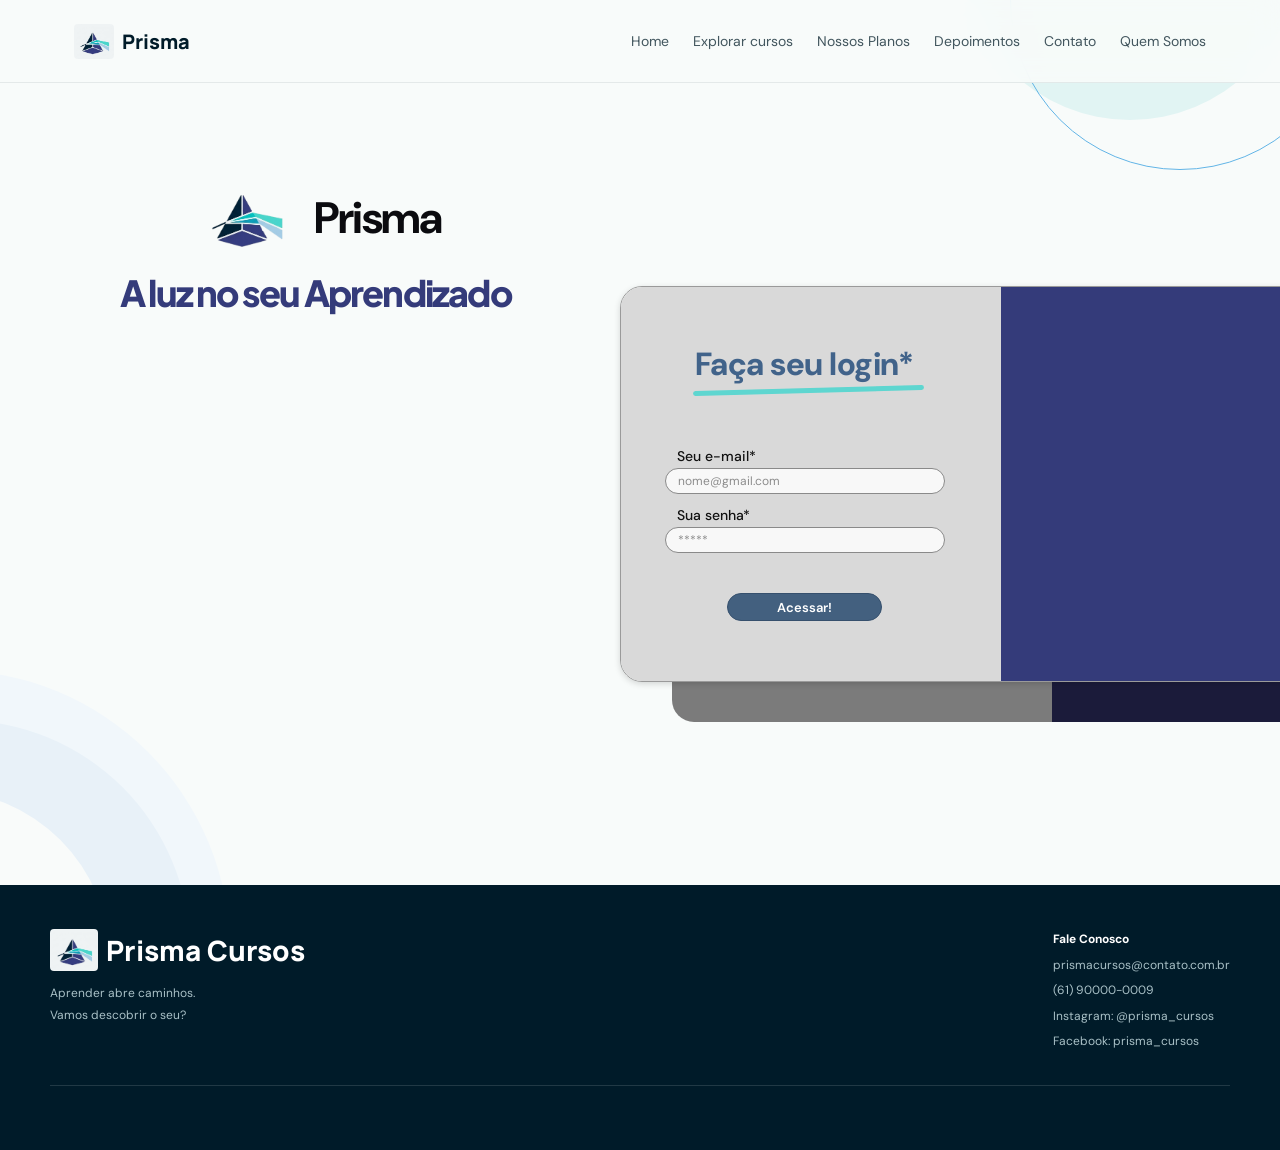
<file: src/pages/login.html>
<!DOCTYPE html>
<html lang="pt-BR">
 <head>
    <meta charset="utf-8">
    <meta name="viewport" content="width=device-width, initial-scale=1">
    <meta name="description" content="Cursos para aprender e desenvolver novas habilidades.">
    <title>Prisma Cursos | Login</title>

    <link rel="preconnect" href="https://fonts.googleapis.com">
    <link rel="preconnect" href="https://fonts.gstatic.com" crossorigin>
    <link href="https://fonts.googleapis.com/css2?family=Plus+Jakarta+Sans:wght@800&display=swap" rel="stylesheet">

    <link rel="stylesheet" href="../css/style.css">
    <script src="../js/script.js" defer></script>
  </head>
  <body>

    <header class="site-header">
        <div class="main-nav">
            <a href="../../index.html" class="logo-link">
                <img src="../imagens/logo-prisma-cursos.png" alt="Logo Prisma" class="logo-img"> Prisma
            </a>

            <button class="menu-toggle" aria-label="Abrir menu">
                ☰
            </button>

            <ul class="nav-links">
                <li><a href="../../index.html">Home</a></li>
                <li><a href="../../index.html#cursos">Explorar cursos</a></li>
                <li><a href="../../index.html#planos">Nossos Planos</a></li>
                <li><a href="../../index.html#depoimentos">Depoimentos</a></li>
                <li><a href="../../index.html#contato">Contato</a></li>
                <li><a href="../../index.html#sobre">Quem Somos</a></li>
            </ul>
        </div>
    </header>

    <span class="deco deco-topo"></span>
    <span class="deco deco-topo-linha"></span>
    <span class="deco deco-base-1"></span>
    <span class="deco deco-base-2"></span>
    <span class="deco deco-base-3"></span>

    <main class="pagina">

      <section class="marca">
        <div class="logo">
          <img src="../imagens/Logo-Prisma-Fundo-Removido.png" alt="Logo Prisma" class="logo-login">
          <span class="logo-texto">Prisma</span>
        </div>
        <p class="slogan">A luz no seu Aprendizado</p>
      </section>

      <section class="area-card">
        <div class="card">

          <div class="painel-form">
            <h1>Faça seu login*</h1>

            <form id="form-login" action="#" method="post">
              <label for="email">Seu e-mail*</label>
              <input type="email" id="email" name="email" placeholder="nome@gmail.com" required>

              <label for="senha">Sua senha*</label>
              <input type="password" id="senha" name="senha" placeholder="*****" required>

              <button type="submit">Acessar!</button>
            </form>
          </div>

          <div class="painel-lateral"></div>

        </div>
      </section>

    </main>

    <footer class="site-footer">
      <div class="footer-inner">
        <div>
          <a class="footer-brand" href="../../index.html">
            <img src="../imagens/logo-prisma-cursos.png" alt="Logo Prisma Cursos" class="logo-img">
            <span>Prisma Cursos</span>
          </a>
          <p>Aprender abre caminhos.<br>Vamos descobrir o seu?</p>
        </div>
        <address>
          <strong>Fale Conosco</strong>
          <a href="mailto:prismacursos@contato.com.br">prismacursos@contato.com.br</a>
          <a href="tel:+5561900000009">(61) 90000-0009</a>
          <span>Instagram: @prisma_cursos</span>
          <span>Facebook: prisma_cursos</span>
        </address>
      </div>
    </footer>
    
  </body>
</html>
</file>
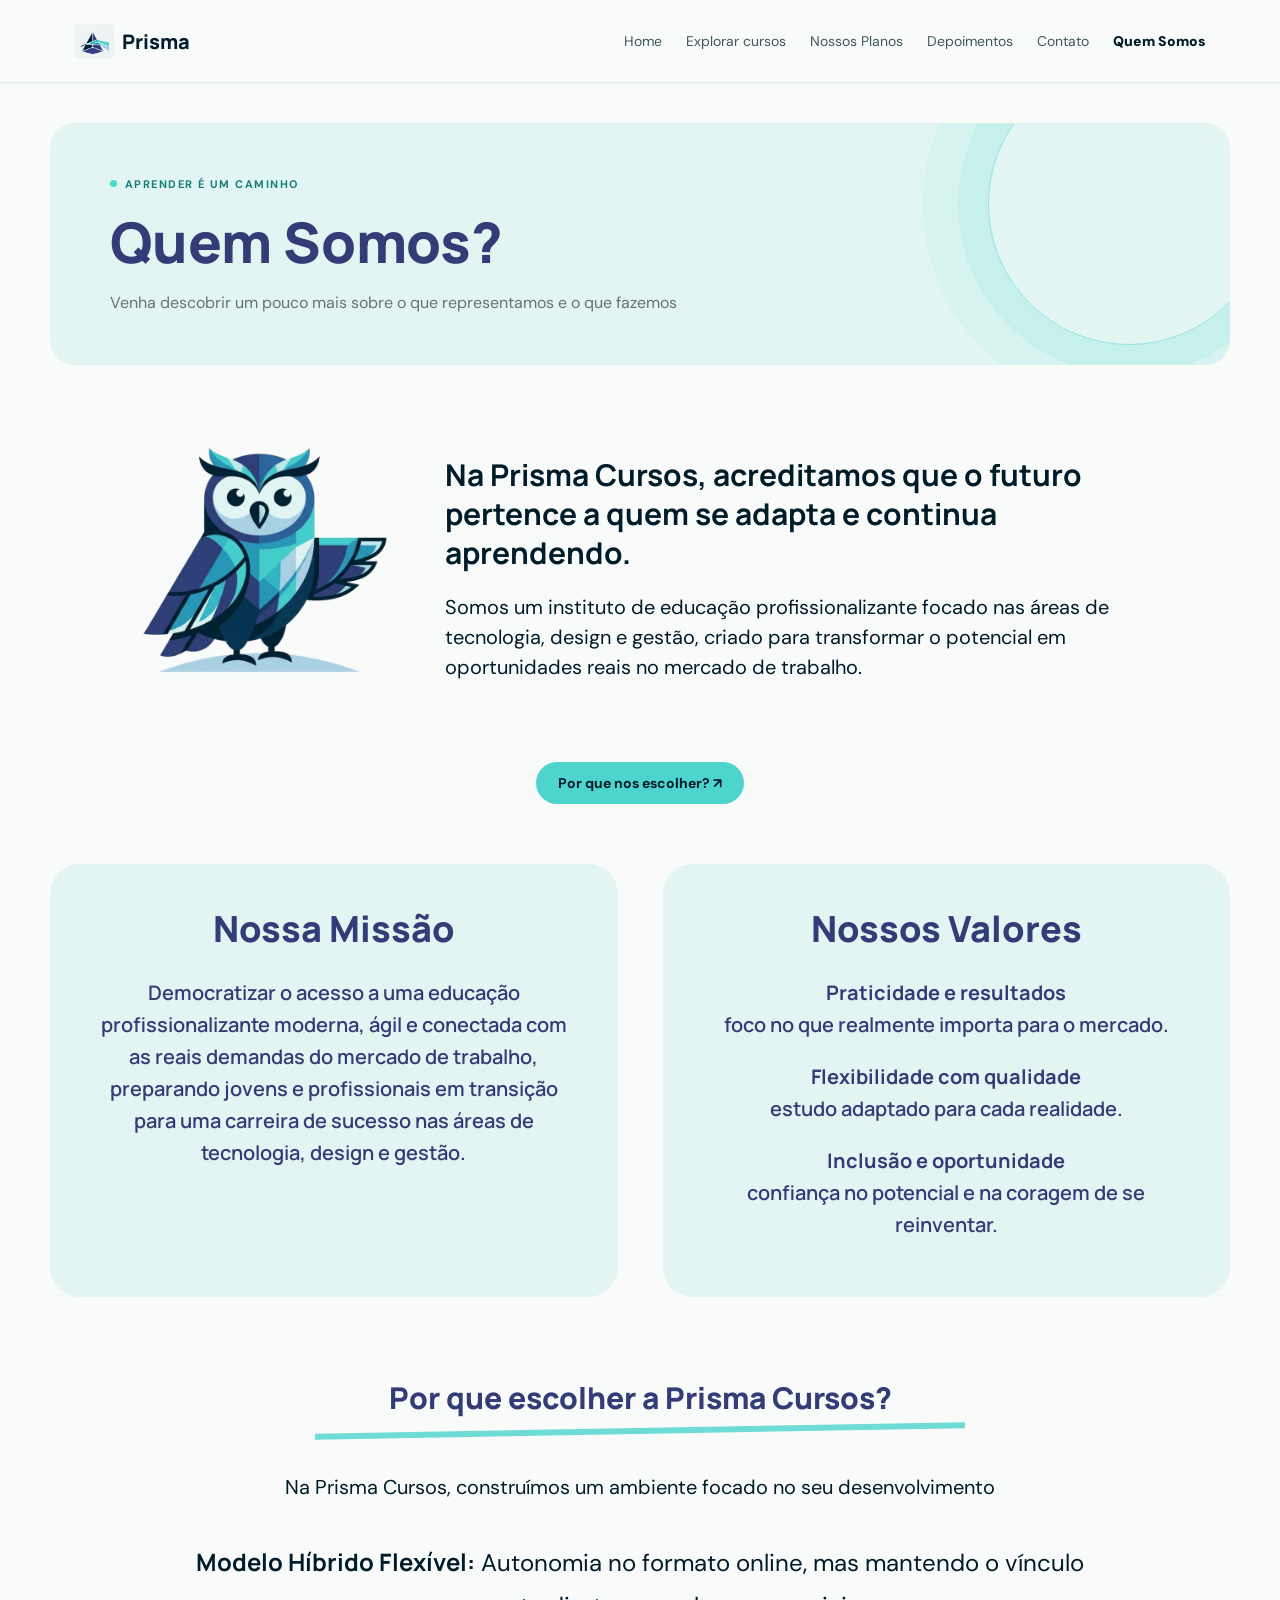
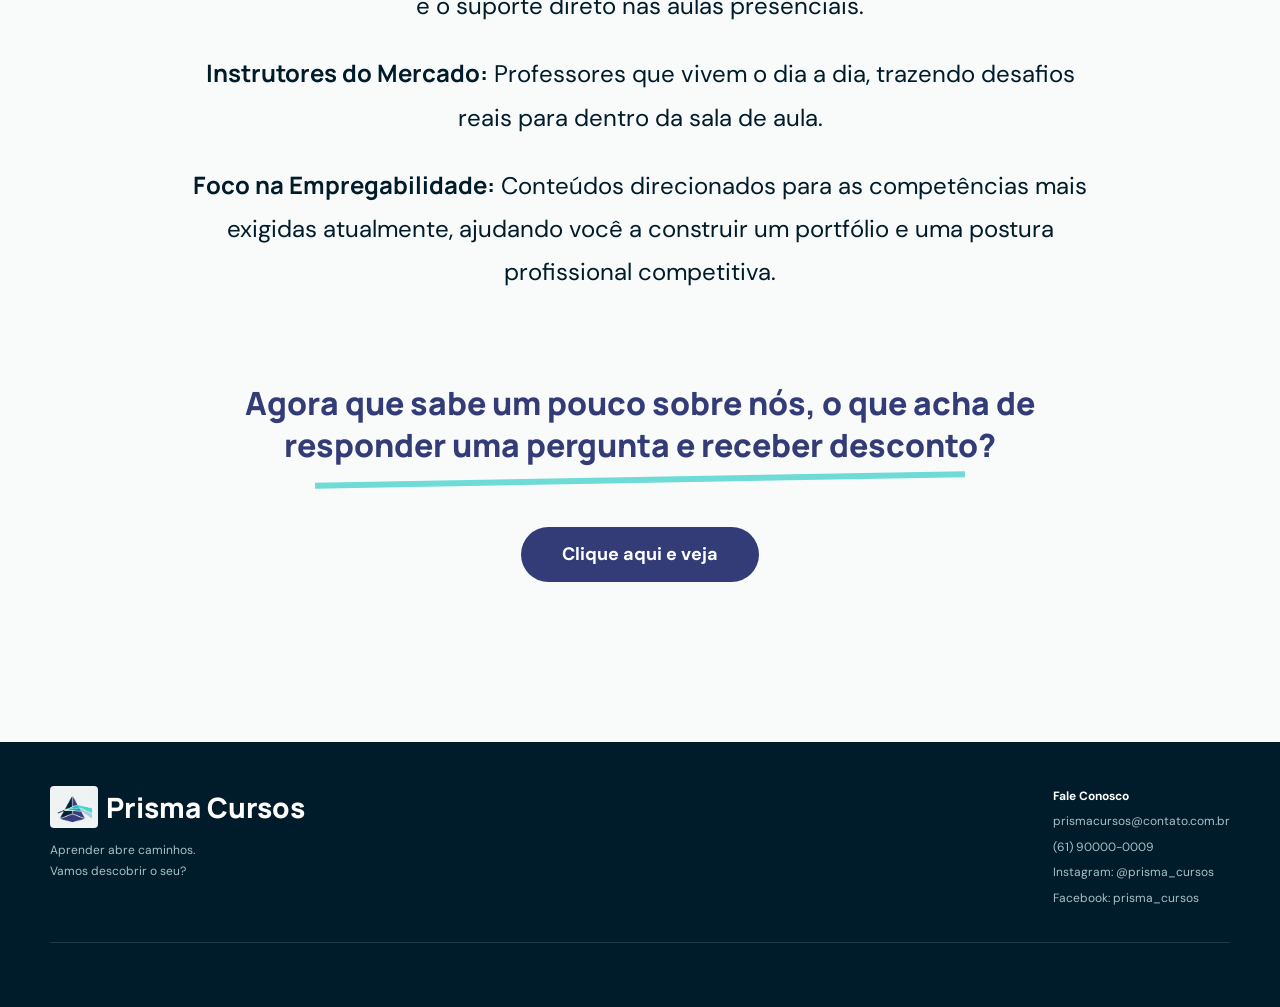
<file: src/pages/quem_somos.html>
<!DOCTYPE html>
<html lang="pt-BR">
<head>
    <meta charset="UTF-8">
    <!-- Importação das fontes Manrope e DM Sans do Google Fonts -->
    <link rel="preconnect" href="https://fonts.googleapis.com">
    <link rel="preconnect" href="https://fonts.gstatic.com" crossorigin>
    <link href="https://fonts.googleapis.com/css2?family=DM+Sans:ital,opsz,wght@0,9..40,100..1000;1,9..40,100..1000&family=Manrope:wght@200..800&display=swap" rel="stylesheet">

    <meta name="viewport" content="width=device-width, initial-scale=1.0">
    <title>Quem Somos | Prisma Cursos</title>
    <!-- Ligação com o arquivo CSS central -->
    <link rel="stylesheet" href="../css/style.css">
</head>
<body>
    <!-- HEADER -->
    <header class="site-header">
        <div class="main-nav">
            <!-- Logo -->
            <a href="../../index.html" class="logo-link" style="display: flex; align-items: center; gap: 8px; font-family: var(--font-heading); font-weight: 800; font-size: 20px;">
                <img src="../imagens/logo-prisma-cursos.png" alt="Logo Prisma" class="logo-img"> Prisma
            </a>

            <!-- Botão do Menu (aparece só no celular) -->
            <button class="menu-toggle" aria-label="Abrir menu">
                ☰
            </button>

            <!-- Links de Navegação -->
            <ul class="nav-links">
                <li><a href="../../index.html">Home</a></li>
                <li><a href="../../index.html#cursos">Explorar cursos</a></li>
                <li><a href="../../index.html#planos">Nossos Planos</a></li>
                <li><a href="../../index.html#depoimentos">Depoimentos</a></li>
                <li><a href="../../index.html#contato">Contato</a></li>
                <li><a href="quem_somos.html" style="font-weight: 900; color: var(--color-ink);">Quem Somos</a></li>
            </ul>
        </div>
    </header>


    <!-- CONTEÚDO PRINCIPAL -->
    <main class="content-width" style="padding-top: 40px; padding-bottom: 80px;">

        <!-- Seção Banner / Hero "Quem Somos" -->
        <section class="quem-somos-hero">
            <div class="tag-pequena">
                <span class="ponto-verde"></span> APRENDER É UM CAMINHO
            </div>
            <h1>Quem Somos?</h1>
            <p>Venha descobrir um pouco mais sobre o que representamos e o que fazemos</p>
        </section>

        <!-- Seção do Mascote e Texto de Apresentação -->
        <section class="quem-somos-apresentacao">
            <div class="mascote-container">
                <img src="../imagens/coruja-quem-somos.png" alt="Mascote Coruja Prisma" class="coruja-img">
            </div>
            <div class="textos-apresentacao">
                <p class="destaque-principal">Na Prisma Cursos, acreditamos que o futuro pertence a quem se adapta e continua aprendendo.</p>
                <p class="texto-secundario">Somos um instituto de educação profissionalizante focado nas áreas de tecnologia, design e gestão, criado para transformar o potencial em oportunidades reais no mercado de trabalho.</p>
            </div>
        </section>

        <!-- Botão "Por que nos escolher?" -->
        <div class="centro-botao" style="text-align: center; margin: 40px 0;">
            <a href="#diferenciais" class="button button-primary">Por que nos escolher? ↗</a>
        </div>

        <!-- Seção de Missão e Valores -->
        <section class="missao-valores-grid">
            <div class="card-institucional">
                <h2>Nossa Missão</h2>
                <p>Democratizar o acesso a uma educação profissionalizante moderna, ágil e conectada com as reais demandas do mercado de trabalho, preparando jovens e profissionais em transição para uma carreira de sucesso nas áreas de tecnologia, design e gestão.</p>
            </div>
            <div class="card-institucional">
                <h2>Nossos Valores</h2>
                <p><strong>Praticidade e resultados</strong><br>foco no que realmente importa para o mercado.</p>
                <p><strong>Flexibilidade com qualidade</strong><br>estudo adaptado para cada realidade.</p>
                <p><strong>Inclusão e oportunidade</strong><br>confiança no potencial e na coragem de se reinventar.</p>
            </div>
        </section>

        <!-- Seção "Por que escolher a Prisma Cursos?" -->
        <section id="diferenciais" class="secao-diferenciais-qs">
            <h2>Por que escolher a Prisma Cursos?</h2>
            <div class="linha-destaque-pequena"></div>
            
            <p class="subtitulo-diferenciais">Na Prisma Cursos, construímos um ambiente focado no seu desenvolvimento</p>
            
            <div class="bloco-argumentos">
                <p><strong>Modelo Híbrido Flexível:</strong> Autonomia no formato online, mas mantendo o vínculo e o suporte direto nas aulas presenciais.</p>
                <p><strong>Instrutores do Mercado:</strong> Professores que vivem o dia a dia, trazendo desafios reais para dentro da sala de aula.</p>
                <p><strong>Foco na Empregabilidade:</strong> Conteúdos direcionados para as competências mais exigidas atualmente, ajudando você a construir um portfólio e uma postura profissional competitiva.</p>
            </div>
        </section>

        <!-- Seção de Gamificação -->
        <section class="cta-gamificacao-qs">
            <h2>Agora que sabe um pouco sobre nós, o que acha de responder uma pergunta e receber desconto?</h2>
            <div class="linha-destaque-pequena"></div>
            <a href="quiz.html" class="button button-dark-blue" style="border-radius: 51px; padding: 0 40px; height: 55px; font-size: 18px; margin-top: 24px;">Clique aqui e veja</a>
        </section>

    </main>

    <!-- RODAPÉ -->
    <footer class="site-footer">
      <div class="footer-inner">
        <div>
          <a class="footer-brand" href="../../index.html">
            <img src="../imagens/logo-prisma-cursos.png" alt="Logo Prisma Cursos" class="logo-img">
            <span>Prisma Cursos</span>
          </a>
          <p>Aprender abre caminhos.<br>Vamos descobrir o seu?</p>
        </div>
        <address>
          <strong>Fale Conosco</strong>
          <a href="mailto:prismacursos@contato.com.br">prismacursos@contato.com.br</a>
          <a href="tel:+5561900000009">(61) 90000-0009</a>
          <span>Instagram: @prisma_cursos</span>
          <span>Facebook: prisma_cursos</span>
        </address>
      </div>
    </footer>


    <script src="../js/script.js"></script>
</body>
</html>
</file>
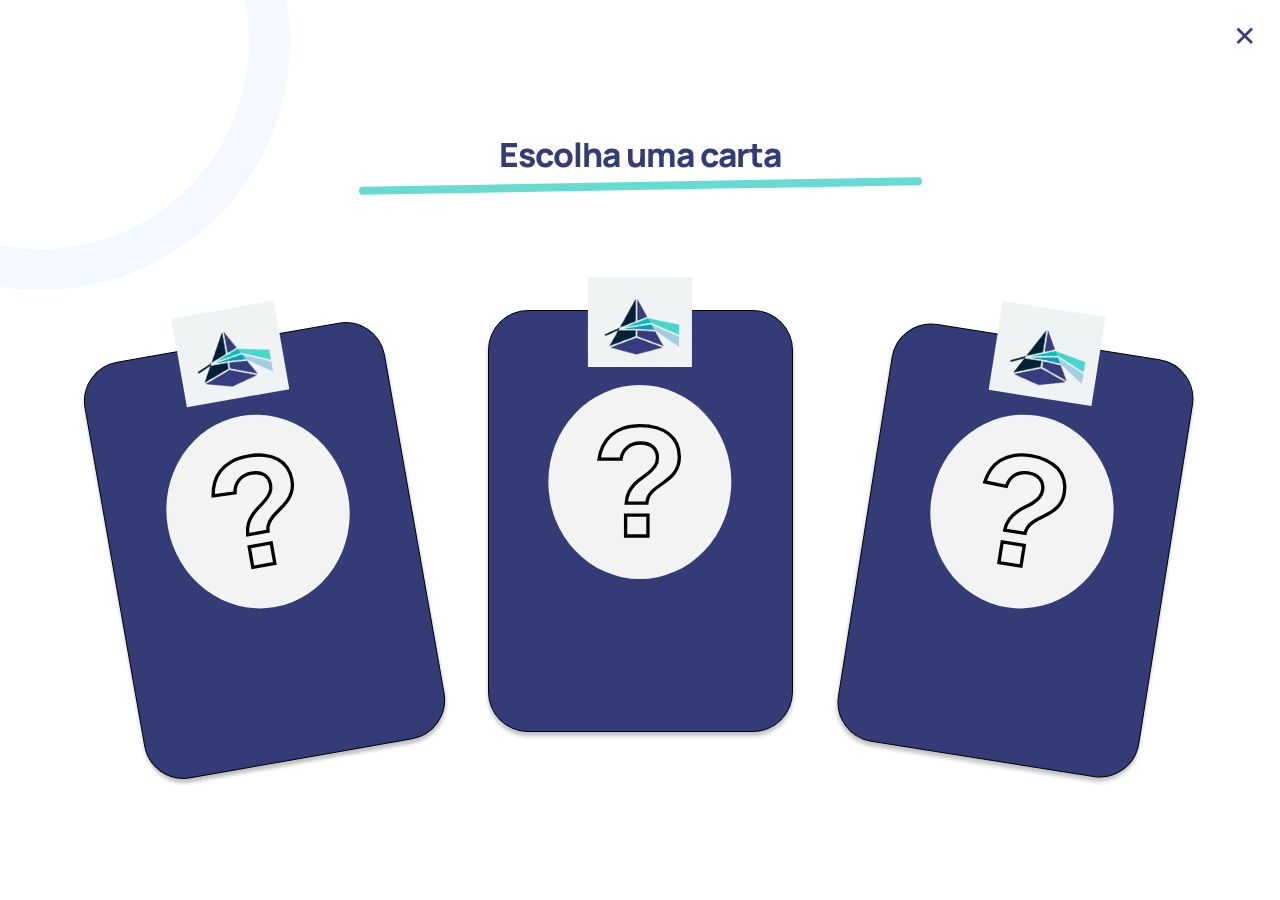
<file: src/pages/quiz.html>
<!DOCTYPE html>
<html lang="pt-BR">
<head>
    <meta charset="UTF-8">
    <meta name="viewport" content="width=device-width, initial-scale=1.0">
    <title>Quiz | Prisma Cursos</title>
    <link rel="preconnect" href="https://fonts.googleapis.com">
    <link rel="preconnect" href="https://fonts.gstatic.com" crossorigin>
    <link href="https://fonts.googleapis.com/css2?family=DM+Sans:wght@400;500;600;700&family=Manrope:wght@400;500;600;700;800&display=swap" rel="stylesheet">
    <link rel="stylesheet" href="../css/quiz.css">
</head>
<body>

<main class="quiz-modal" id="quiz-modal">
    <a href="quem_somos.html" class="quiz-fechar" aria-label="Voltar para Quem Somos">✕</a>

    <!-- Tela 1: escolher carta -->
    <section class="quiz-tela" id="quiz-tela-cartas">
        <h1 class="quiz-titulo">Escolha uma carta</h1>
        <div class="quiz-linha"></div>
        <div class="quiz-cartas">
            <button type="button" class="quiz-carta" data-pergunta="0" aria-label="Carta 1">
                <img src="../imagens/logo-prisma-cursos.png" alt="">
                <span class="quiz-interrogacao">?</span>
            </button>
            <button type="button" class="quiz-carta" data-pergunta="1" aria-label="Carta 2">
                <img src="../imagens/logo-prisma-cursos.png" alt="">
                <span class="quiz-interrogacao">?</span>
            </button>
            <button type="button" class="quiz-carta" data-pergunta="2" aria-label="Carta 3">
                <img src="../imagens/logo-prisma-cursos.png" alt="">
                <span class="quiz-interrogacao">?</span>
            </button>
        </div>
    </section>

    <section class="quiz-tela quiz-escondido" id="quiz-tela-pergunta">
        <div class="quiz-carta-pergunta">
            <img src="../imagens/logo-prisma-cursos.png" alt="">
            <p id="quiz-texto-pergunta"></p>
        </div>
        <div class="quiz-alternativas" id="quiz-alternativas"></div>
    </section>

    <!-- Tela 3: acertou -->
    <section class="quiz-tela quiz-escondido" id="quiz-tela-certo">
        <div class="quiz-painel quiz-painel-certo">
            <h2>Parabéns!!<br>você ganhou 15% de desconto em todos os nossos planos!!</h2>
            <div class="quiz-linha"></div>
            <p class="quiz-label-codigo">Seu código de desconto é:<br>Dica: clique para revelar!</p>
            <div class="quiz-codigo-area">
                <button type="button" class="quiz-codigo" id="quiz-codigo" title="Clique para revelar">************</button>
                <svg class="quiz-seta" viewBox="0 0 90 100" aria-hidden="true">
                    <path d="M70 8 C 85 25, 60 55, 22 78 M22 78 L 20 52 M22 78 L 46 80" fill="none" stroke="#1a7fe8" stroke-width="5" stroke-linecap="round" stroke-linejoin="round"/>
                </svg>
            </div>
            <a href="../../index.html" class="quiz-botao-pequeno">Voltar à página inicial ↗</a>
        </div>
    </section>

    <!-- Tela 4: errou -->
    <section class="quiz-tela quiz-escondido" id="quiz-tela-errado">
        <div class="quiz-painel quiz-painel-errado">
            <h2>Poxa :(<br>Infelizmente você errou...</h2>
            <p class="quiz-texto-erro">Porém não fique triste, temos ótimas ofertas em nosso catálogo de cursos!</p>
            <a href="cursos.html" class="quiz-botao-claro">Veja!</a>
        </div>
    </section>
</main>

<script src="../js/quiz.js"></script>
</body>
</html>
</file>
<file: src/css/style.css>
@import url("https://fonts.googleapis.com/css2?family=DM+Sans:wght@400;500;600;700&family=Manrope:wght@400;500;600;700;800&display=swap");
/*estilo geral do site*/
:root {
  --color-ink: #001b29;
  --color-heading: #333c77;
  --color-muted: #61747b;
  --color-cyan: #4dd4cd;
  --color-page: #f8fbfa;
  --color-white: #fff;
  --color-border: #dce9e7;
  --content-width: 1180px;
  --font-body: "DM Sans", Arial, sans-serif;
  --font-heading: "Manrope", Arial, sans-serif;
}

* {
  box-sizing: border-box;
}
html {
  scroll-behavior: smooth;
}
body {
  margin: 0;
  color: var(--color-ink);
  background: var(--color-page);
  font-family: var(--font-body);
  font-size: 14px;
}
a {
  color: inherit;
  text-decoration: none;
}
img {
  display: block;
  max-width: 100%;
}
.content-width {
  width: min(var(--content-width), calc(100% - 48px));
  margin-inline: auto;
}
.sr-only {
  position: absolute;
  width: 1px;
  height: 1px;
  padding: 0;
  margin: -1px;
  overflow: hidden;
  clip: rect(0, 0, 0, 0);
  white-space: nowrap;
  border: 0;
}

/*imagens*/
.logo-img {
    width: 40px;
    height: 35px;
    border-radius: 4px;
}
.coruja-img {
    width: 260px;
    height: auto;
    border-radius: 8px;
}

/*botões*/
.button {
  display: inline-flex;
  align-items: center;
  justify-content: center;
  gap: 9px;
  min-height: 42px;
  padding: 0 21px;
  border: 1px solid transparent;
  border-radius: 999px;
  font-size: 14px;
  font-weight: 700;
  white-space: nowrap;
  cursor: pointer;
  text-decoration: none;
}
.button-primary {
  color: var(--color-ink);
  background: var(--color-cyan);
}
.button-dark {
  color: var(--color-white);
  background: var(--color-ink);
}
.button-dark-blue {
  color: var(--color-white);
  background: var(--color-heading);
}
.button-outline {
  border-color: var(--color-border);
  background: transparent;
}
.button:hover {
  filter: brightness(0.96);
}
.button.enviado {
    background: #c5f1ec;
    color: var(--color-heading);
    cursor: default;
    opacity: 1;
}

/*cabeçalho*/
.site-header {
  position: relative;
  z-index: 5;
  min-height: 82px;
  border-bottom: 1px solid rgba(0, 27, 41, 0.08);
  background: rgba(248, 251, 250, 0.92);
  backdrop-filter: blur(14px);
}
.main-nav {
  width: min(1180px, calc(100% - 48px));
  min-height: 82px;
  margin: auto;
  display: flex;
  align-items: center;
  justify-content: space-between;
  gap: 20px;
}
.search input {
  width: 231px;
  height: 48px;
  padding: 0 20px;
  border: 1px solid var(--color-border);
  border-radius: 999px;
  font: inherit;
}
.nav-links {
  display: flex;
  align-items: center;
  gap: 24px;
  padding: 0;
  margin: 0;
  list-style: none;
  color: #42565e;
}
.account-actions {
  display: flex;
  align-items: center;
  gap: 12px;
}
.login-link {
  padding: 11px 15px;
  font-weight: 700;
}

/*hero*/
.hero {
  position: relative;
  min-height: 588.8px;
  padding: 70px max(24px, calc((100% - 1180px) / 2));
  display: grid;
  grid-template-columns: 1fr 1fr;
  align-items: center;
  gap: 32px;
  overflow: hidden;
}

.hero-copy {
  position: relative;
  z-index: 1;
  max-width: 590px;
}

.eyebrow {
  margin: 0 0 12px;
  color: var(--color-heading);
  font-size: 12px;
  font-weight: 700;
  letter-spacing: 1.45px;
  text-transform: uppercase;
}

.brand-lockup {
  display: flex;
  align-items: center;
  gap: 10px;
  min-height: 74px;
  margin-bottom: 4px;
  font: 800 64px/1 var(--font-heading);
}

.brand-lockup img {
  width: 76px;
  height: 66px;
  object-fit: contain;
  background: #eaf0ef;
}

.hero-description {
  max-width: 490px;
  margin: 20px 0 0;
  color: #4c6169;
  font-size: 17px;
  line-height: 1.65;
}

.hero-actions {
  display: flex;
  flex-wrap: wrap;
  gap: 12px;
  margin-top: 24px;
}

.learner-proof {
  margin: 22px 0 0;
  color: #42565e;
  font-size: 13px;
  font-weight: 700;
}

.hero-title {
  margin: 0;
  color: var(--color-heading);
  font-family: var(--font-heading);
  font-size: 54px;
  font-weight: 800;
  line-height: 1.28;
}

.hero-art {
  position: relative;
  z-index: 1;
  min-height: 340px;
  display: flex;
  align-items: center;
  justify-content: center;
}

.hero-art::before {
  content: "";
  position: absolute;
  width: 360px;
  height: 360px;
  border: 1px solid rgba(164, 203, 227, 0.58);
  border-radius: 50%;
  background: rgba(77, 212, 205, 0.12);
  box-shadow: 0 0 0 24px rgba(77, 212, 205, 0.035);
}

.featured-course,
.course-count {
  padding: 20px;
  border: 1px solid #e5eceb;
  border-radius: 18px;
  background: var(--color-white);
  box-shadow: 0 16px 35px rgba(0, 27, 41, 0.1);
}

.featured-course {
  position: relative;
  z-index: 1;
  width: 300px;
  min-height: 300px;
  padding: 24px;
  transform: rotate(-4deg) translate(-28px, -8px);
}

.featured-course .eyebrow {
  font-size: 9px;
  letter-spacing: 0.5px;
}

.featured-course h2 {
  position: relative;
  z-index: 1;
  margin: 14px 0;
  font-size: 17px;
  line-height: 1.15;
}

.course-art {
  position: relative;
  min-height: 112px;
  padding: 20px;
  overflow: hidden;
  border-radius: 12px;
  background: #333c77;
  color: var(--color-cyan);
  font-size: 36px;
  font-weight: 800;
}

.course-art::before,
.course-art::after {
  content: "";
  position: absolute;
  width: 150px;
  height: 150px;
  top: -80px;
  right: 20px;
  border: 1px solid rgba(77, 212, 205, 0.42);
  border-radius: 50%;
}

.course-art::after {
  width: 190px;
  height: 190px;
  top: -100px;
  right: -5px;
}

.featured-course > p:last-child {
  position: absolute;
  z-index: 2;
  right: -24px;
  bottom: -30px;
  width: 238px;
  min-height: 86px;
  margin: 0;
  padding: 16px 18px 30px;
  border: 1px solid #e5eceb;
  border-radius: 18px;
  background: white;
  box-shadow: 0 14px 28px rgba(0, 27, 41, 0.12);
  color: #61747b;
  font-size: 10px;
  text-transform: uppercase;
}

.featured-course > p:last-child::after {
  content: "";
  position: absolute;
  left: 18px;
  right: 18px;
  bottom: 18px;
  height: 7px;
  border-radius: 9px;
  background: linear-gradient(to right, var(--color-cyan) 68%, #e7efee 68%);
}

.featured-course > p:last-child strong {
  float: right;
  color: var(--color-ink);
  font-size: 13px;
}

.course-count {
  position: absolute;
  z-index: 2;
  left: 68%;
  right: auto;
  bottom: 20%;
  min-width: 150px;
  padding: 16px 18px 16px 62px;
  transform: rotate(-3deg);
}

.course-count::before {
  content: "✦";
  position: absolute;
  left: 16px;
  top: 18px;
  display: grid;
  width: 32px;
  height: 32px;
  place-items: center;
  border-radius: 10px;
  background: #eaf3f7;
  color: var(--color-heading);
  font-size: 17px;
}

.course-count strong {
  color: var(--color-ink);
  font-size: 14px;
}

.stats {
  min-height: 78px;
  padding: 16px max(24px, calc((100% - 1180px) / 2));
  display: flex;
  align-items: center;
  justify-content: space-between;
  gap: 24px;
  background: var(--color-ink);
  color: #d9e4e5;
  font-size: 11px;
}
.stats p {
  margin: 0;
}
.stats strong {
  color: white;
  font-size: 16px;
}

/*depoimentos*/
.testimonials {
  min-height: 321px;
  padding: 74px max(24px, calc((100% - 1180px) / 2)) 10px;
  border-bottom: 1px solid #e8efed;
}
.testimonial-grid {
  display: grid;
  grid-template-columns: repeat(3, 1fr);
  gap: 24px;
  margin-top: 46px;
}
.testimonial-grid blockquote {
  margin: 0;
  padding: 18px;
  border: 1px solid #edf1f0;
  border-radius: 14px;
  background: var(--color-white);
  color: #61747b;
  text-transform: uppercase;
}
.testimonial-grid strong {
  display: block;
  padding-bottom: 12px;
  border-bottom: 1px solid #e7eceb;
  color: var(--color-ink);
  font-size: 11px;
}
.testimonial-grid p {
  min-height: 42px;
  font-size: 12px;
  line-height: 1.6;
}
.testimonial-grid span {
  color: #bd7b09;
  letter-spacing: 2px;
}

/*cards*/
.courses {
  min-height: 1060.6px;
  padding-top: 74px;
  padding-bottom: 8px;
}
.courses h2,
.plans h2 {
  margin: 0;
  font: 800 30px/1.2 var(--font-heading);
}
.courses > p:not(.eyebrow),
.plans > p:not(.eyebrow) {
  color: #75878c;
}
.courses > .button {
  margin-top: 12px;
  font-size: 12px;
  min-height: 38px;
}
.course-grid {
  display: grid;
  grid-template-columns: repeat(3, minmax(0, 379.74px));
  gap: 18px;
  margin-top: 24px;
}

.course-card {
  position: relative;
  min-height: 401.8px;
  overflow: hidden;
  border: 1px solid #e5eceb;
  border-radius: 18px;
  background: var(--color-white);
}
.course-card > .course-category,
.course-card > h3 {
  height: 180px;
  margin: 0;
  padding: 18px;
}
.course-card > .course-category {
  position: relative;
  display: flex;
  align-items: flex-start;
  color: var(--color-white);
  font-size: 10px;
  font-weight: 700;
  text-transform: uppercase;
}

.course-card > .course-category::before {
  content: "";
  position: absolute;
  top: -74px;
  right: 28px;
  width: 150px;
  height: 150px;
  border: 1px solid rgba(255, 255, 255, .24);
  border-radius: 50%;
  box-shadow: 0 0 0 24px rgba(255, 255, 255, .035);
  pointer-events: none;
}

.course-card > .course-category::after {
  content: "☆";
  position: absolute;
  top: 12px;
  right: 16px;
  display: grid;
  width: 25px;
  height: 25px;
  place-items: center;
  border: 0;
  border-radius: 50%;
  background: #edf2f5;
  color: #38505a;
  font-size: 15px;
}

.course-card > h3 {
  position: relative;
  z-index: 1;
  display: flex;
  align-items: flex-end;
  margin-top: -180px;
  color: white;
  font: 700 28px/1.05 var(--font-heading);
}

.theme-indigo > .course-category { background: #333c77; }
.theme-blue > .course-category { background: #a4cbe3; }
.theme-teal > .course-category { background: #4dd4cd; }
.theme-slate > .course-category { background: #486984; }

.course-card > .course-meta {
  display: flex;
  justify-content: space-between;
  gap: 8px;
  margin: 0 18px;
  padding-top: 14px;
  color: #8a999e;
  font-size: 10px;
}

.course-rating { color: #bd7b09; font-weight: 700; }
.course-rating span { color: #8a999e; font-weight: 400; }

.course-card > h4 {
  margin: 10px 18px 0;
  color: var(--color-ink);
  font-size: 18px;
  line-height: 1.25;
}

.course-card > .course-description {
  margin: 8px 18px 0;
  color: #61747b;
  font-size: 12px;
  line-height: 1.55;
}

.course-card > .course-footer {
  display: grid;
  grid-template-columns: 1fr auto;
  align-items: center;
  gap: 10px;
  margin: 16px 18px 0;
  padding-top: 12px;
  border-top: 1px solid #edf1f0;
  font-size: 11px;
}

.instructor { display: flex; align-items: center; gap: 7px; color: #61747b; }
.instructor strong { color: var(--color-ink); }

.avatar {
  display: grid;
  width: 28px;
  height: 28px;
  place-items: center;
  border-radius: 50%;
  background: #d9edf1;
  color: var(--color-heading);
  font-size: 9px;
  font-weight: 700;
}

.course-price { color: var(--color-ink); font-size: 15px; }
.certificate { grid-column: 2; justify-self: end; color: #8a999e; font-size: 9px; }

/*seçao sobre nos*/
.about {
  min-height: 293px;
  padding: 44px 48px;
  display: flex;
  align-items: center;
  justify-content: space-between;
  gap: 32px;
  border-radius: 20px;
  background: #dff5f2;
}
.about h2 {
  margin: 0;
  color: var(--color-heading);
  font: 800 48px/1.1 var(--font-heading);
}
.about p:last-child {
  max-width: 760px;
  line-height: 1.6;
}

/*planos*/
.plans {
  min-height: 647px;
  padding-top: 42px;
  padding-bottom: 50px;
}
.plan-grid {
  display: grid;
  grid-template-columns: repeat(3, 1fr);
  gap: 34px;
  margin-top: 32px;
}
.plan-card {
  min-height: 400px;
  padding: 0 18px 18px;
  overflow: hidden;
  border: 1px solid #e5eceb;
  border-radius: 18px;
  background: white;
}

.plan-card h3 {
  position: relative;
  min-height: 180px;
  margin: 0 -18px 16px;
  padding: 18px;
  display: flex;
  align-items: flex-end;
  background: #17827f;
  color: white;
  font: 700 22px/1.05 var(--font-heading);
}

.plan-card h3::after {
  content: "";
  position: absolute;
  top: -75px;
  right: 20px;
  width: 150px;
  height: 150px;
  border: 1px solid rgba(0, 27, 41, .22);
  border-radius: 50%;
  box-shadow: 0 0 0 24px rgba(0, 27, 41, .04);
}

.plan-card:nth-child(2) h3 { background: #4dd4cd; color: var(--color-ink); }
.plan-card:nth-child(3) h3 { background: #a1e7e3; color: var(--color-ink); }

.plan-details > strong { font-size: 16px; }

.plan-details p,
.plan-details li {
  color: #71848a;
  font-size: 11px;
  line-height: 1.45;
}
.plan-card ul {
  padding-left: 16px;
}
.plan-card .button {
  min-height: 38px;
  padding-inline: 16px;
  font-size: 12px;
}

/*formulario*/
.contact {
  width: min(1076.02px, calc(100% - 48px));
  padding: 24px 0 64px;
}
.contact h2 {
  margin: 0 0 14px;
  color: #073047;
  font: 800 35px/1.3 var(--font-heading);
}
.contact form {
  display: grid;
  gap: 10px;
}
.contact label {
  margin-top: 10px;
  color: #073047;
  font-size: 15px;
  font-weight: 600;
  letter-spacing: 1px;
}
.contact input,
.contact textarea {
  width: 100%;
  padding: 12px;
  border: 2px solid #d7e3ef;
  border-radius: 6px;
  background: #fff;
  color: var(--color-ink);
  font: 600 14px var(--font-body);
  letter-spacing: 1px;
}
.contact textarea {
  min-height: 110px;
  resize: vertical;
}
.contact input::placeholder,
.contact textarea::placeholder {
  color: #91a4bc;
}
.contact button {
  justify-self: center;
  width: min(522px, 100%);
  margin-top: 14px;
  border: 0;
  cursor: pointer;
  letter-spacing: 1px;
}
textarea {
    resize: none;
    height: 130px;
    padding-top: 12px;
    font-family: inherit;
}

/*footer*/
.site-footer {
  min-height: 265px;
  padding: 44px 24px 28px;
  background: var(--color-ink);
  color: white;
}
.footer-inner {
  width: min(1180px, 100%);
  margin: auto;
  padding-bottom: 32px;
  display: flex;
  justify-content: space-between;
  gap: 40px;
  border-bottom: 1px solid rgba(255, 255, 255, 0.13);
}
.footer-brand {
  display: flex;
  align-items: center;
  gap: 8px;
  font: 800 28px var(--font-heading);
}
.footer-brand img {
  width: 48px;
  height: 42px;
  background: #eaf0ef;
}
.footer-inner p,
.footer-inner address {
  color: #a9c1c7;
  font-size: 12px;
  font-style: normal;
  line-height: 1.8;
}
.footer-inner address {
  display: grid;
  align-content: start;
  gap: 4px;
}
.footer-inner address strong {
  color: white;
}

/* ===============================
          ESTILOS DO MENU
   =============================== */

.main-nav {
    display: flex;
    align-items: center;
    justify-content: space-between;
    width: 100%;
    max-width: var(--content-width);
    margin-inline: auto;
    padding: 20px 24px;
}

.nav-menu {
    display: flex;
    align-items: center;
    gap: 32px;
}

.account-actions {
    display: flex;
    align-items: center;
    gap: 12px;
}
.menu-toggle {
    display: none;
    background: none;
    border: none;
    font-size: 26px;
    cursor: pointer;
    color: var(--color-ink);
    padding: 4px 8px;
}

@media (max-width: 768px) {
    .main-nav {
        display: flex;
        justify-content: space-between;
        align-items: center;
        position: relative;
        padding: 12px 16px;
        flex-wrap: wrap;
    }
    .search {
        max-width: 150px;
    }
    .search input {
        padding: 6px 10px;
        font-size: 13px;
    }
    .menu-toggle {
        display: block;
    }
    .nav-menu {
        display: none;
        flex-direction: column;
        width: 100%;
        background: var(--color-white, #fff);
        position: absolute;
        top: 100%;
        left: 0;
        padding: 20px;
        box-shadow: 0 10px 20px rgba(0, 27, 41, 0.1);
        border-bottom: 1px solid var(--color-border);
        z-index: 999;
        gap: 0;
    }
    .nav-menu.active {
        display: flex;
    }
    .account-actions {
        display: flex;
        flex-direction: column;
        gap: 12px;
        border-top: 1px solid #edf2f1;
        padding-top: 20px;
        width: 100%;
    }
    .account-actions .button {
        width: 100%;
        text-align: center;
        justify-content: center;
    }
    .hero-title {
      margin: 0;
      color: var(--color-heading);
      font-family: var(--font-heading);
      font-size: 50px;
      font-weight: 800;
      line-height: 1.28;
    }
    .plan-grid {
      display: grid;
      grid-template-columns: repeat(1, 1fr);
      gap: 34px;
      margin-top: 32px;
    }
    .testimonial-grid {
      display: grid;
      grid-template-columns: repeat(1, 1fr);
      gap: 24px;
      margin-top: 46px;
    }
    .course-grid {
      display: grid;
      grid-template-columns: repeat(1, minmax(0, 379.74px));
      gap: 18px;
      margin-top: 24px;
    }
}

@media (min-width: 768px) and (max-width: 1024px) {
    .plan-grid {
      display: grid;
      grid-template-columns: repeat(2, 1fr);
      gap: 34px;
      margin-top: 32px;
    }
    .testimonial-grid {
      display: grid;
      grid-template-columns: repeat(2, 1fr);
      gap: 24px;
      margin-top: 46px;
    }
    .course-grid {
      display: grid;
      grid-template-columns: repeat(2, minmax(0, 379.74px));
      gap: 1px;
      margin-top: 24px;
    }
    .course-card {
    position: relative;
    min-height: 401.8px;
    max-width: 340px;
    overflow: hidden;
    border: 1px solid #e5eceb;
    border-radius: 18px;
    background: var(--color-white);
  }
}


/* =========================================
   ESTILOS ESPECÍFICOS - PÁGINA "QUEM SOMOS"
   ========================================= */

/* 1. Hero / Banner Superior da página */
.quem-somos-hero {
    background: #e2f5f3;
    border-radius: 25px;
    padding: 50px 60px;
    position: relative;
    overflow: hidden;
    margin-bottom: 50px;
}

.quem-somos-hero::after {
    content: "";
    position: absolute;
    right: -40px;
    top: -60px;
    width: 280px;
    height: 280px;
    border: 1px solid rgba(77, 212, 205, 0.53);
    border-radius: 50%;
    box-shadow: 0 0 0 30px rgba(77, 212, 205, 0.12), 0 0 0 65px rgba(77, 212, 205, 0.08);
    pointer-events: none;
}

.quem-somos-hero .tag-pequena {
    display: inline-flex;
    align-items: center;
    gap: 8px;
    font-size: 11px;
    font-weight: 700;
    text-transform: uppercase;
    letter-spacing: 1.45px;
    color: #167d7c;
    margin-bottom: 12px;
}

.ponto-verde {
    width: 7px;
    height: 7px;
    background: var(--color-cyan);
    border-radius: 50%;
}

.quem-somos-hero h1 {
    font-family: var(--font-heading);
    font-size: 56px;
    font-weight: 800;
    color: var(--color-heading);
    margin: 0 0 10px 0;
}

.quem-somos-hero p {
    color: var(--color-muted);
    font-size: 16px;
    margin: 0;
}

.quem-somos-hero.content-width {
    display: flex;
    align-items: center;
    justify-content: space-between;
    gap: 40px;
    max-width: var(--content-width);
    margin-inline: auto;
    border-radius: 20px;
    padding: 44px 48px;
    margin-top: 50px;
    margin-bottom: 40px;
}

.quem-somos-conteudo {
    max-width: 760px;
}

.quem-somos-hero h2 {
    font-family: var(--font-heading);
    font-size: 48px;
    font-weight: 800;
    color: var(--color-heading);
    margin: 10px 0 15px 0;
    line-height: 1.1;
}

.quem-somos-hero p {
    color: var(--color-muted);
    font-size: 16px;
    line-height: 1.6;
    margin: 0;
}

@media (max-width: 768px) {
    .quem-somos-hero.content-width {
        flex-direction: column;
        align-items: flex-start;
        padding: 30px 20px;
    }
    
    .quem-somos-hero h2 {
        font-size: 32px;
    }
}

/* 2. Apresentação */
.quem-somos-apresentacao {
    display: flex;
    align-items: center;
    justify-content: center;
    gap: 50px;
    margin: 60px 0;
}

.textos-apresentacao {
    max-width: 700px;
}

.destaque-principal {
    font-family: var(--font-heading);
    font-size: 30px;
    font-weight: 700;
    color: var(--color-ink);
    line-height: 1.3;
    margin-bottom: 20px;
}

.texto-secundario {
    font-size: 20px;
    color: var(--color-ink);
    line-height: 1.5;
}

/* 3. Grid de Missão e Valores */
.missao-valores-grid {
    display: grid;
    grid-template-columns: 1fr 1fr;
    gap: 45px;
    margin: 60px 0;
}

.card-institucional {
    background: #e2f5f3;
    border-radius: 30px;
    padding: 40px;
    text-align: center;
}

.card-institucional h2 {
    font-family: var(--font-heading);
    font-size: 36px;
    font-weight: 800;
    color: var(--color-heading);
    margin-top: 0;
    margin-bottom: 24px;
}

.card-institucional p {
  font-family: var(--font-heading);
    font-size: 20px;
    font-weight: 600;
    line-height: 1.6;
    color: var(--color-heading);
    margin-bottom: 16px;
}

/* 4. Seção de Diferenciais ("Por que escolher a Prisma?") */
.secao-diferenciais-qs {
    text-align: center;
    max-width: 900px;
    margin: 80px auto 50px auto;
}

.secao-diferenciais-qs h2 {
    font-family: var(--font-heading);
    font-size: 30px;
    font-weight: 800;
    color: var(--color-heading);
    margin-bottom: 10px;
}

.linha-destaque {
    width: 100%;
    max-width: 700px;
    height: 6px;
    background: var(--color-cyan);
    margin: 0 auto 20px auto;
    opacity: 0.8;
    transform: rotate(-1deg);
}

.subtitulo-diferenciais {
    font-size: 20px;
    color: var(--color-ink);
    margin: 40px auto;
}

.bloco-argumentos {
    text-align: center;
    font-size: 24px;
    line-height: 1.8;
    color: var(--color-ink);
}

.bloco-argumentos p {
    margin-bottom: 24px;
}

.bloco-argumentos strong {
    font-family: var(--font-heading);
    font-weight: 700;
    color: var(--color-ink);
}

/* 5. Gamificação botão */
.cta-gamificacao-qs {
    text-align: center;
    margin: 60px 0 50px 0;
    padding: 30px;
}

.cta-gamificacao-qs h2 {
    font-family: var(--font-heading);
    font-size: 32px;
    font-weight: 800;
    color: var(--color-heading);
    max-width: 800px;
    margin: 0 auto 10px auto;
    line-height: 1.3;
}

.linha-destaque-pequena {
    width: 100%;
    max-width: 650px;
    height: 6px;
    background: var(--color-cyan);
    margin: 0 auto 20px auto;
    opacity: 0.8;
    transform: rotate(-1deg);
}

img, video {
    max-width: 100%;
    height: auto;
}
body {
    overflow-x: hidden; /* Corta qualquer conteúdo que vazar para os lados */
}

/* Por padrão, no computador, o botão do menu fica invisível */
.menu-toggle {
    display: none;
    background: none;
    border: none;
    font-size: 28px;
    cursor: pointer;
    color: var(--color-ink);
}

/* Regras para Telas Menores (até 768px) */
@media (max-width: 768px) {
    .menu-toggle {
        display: block; /* Mostra o botão no celular */
    }

    .nav-links {
        display: none; 
        position: absolute;
        top: 100%;
        left: 0;
        width: 100%;
        background: var(--color-page);
        flex-direction: column;
        align-items: flex-start;
        padding: 20px 30px;
        border-bottom: 1px solid var(--color-border);
        box-shadow: 0 10px 25px rgba(0, 27, 41, 0.08);
        gap: 16px;
        list-style: none;
        box-sizing: border-box;
        z-index: 999;
    }
    /* Classe que o JavaScript vai ativar para mostrar o menu */
    .nav-links.active {
        display: flex;
    }
    .nav-links a {
        font-family: var(--font-heading, sans-serif);
        font-size: 14px;
        font-weight: 700;
        color: var(--color-ink, #001B29);
        text-decoration: none;
        padding-left: 8px;
    }
    .nav-links a:hover {
        color: var(--color-heading, #333C77);
    }

    .quem-somos-hero {
      background: #e2f5f3;
      border-radius: 25px;
      padding: 40px 30px;
      position: relative;
      overflow: hidden;
      margin-bottom: 50px;
    }
    .quem-somos-hero h1 {
        font-family: var(--font-heading);
        font-size: 35px;
        font-weight: 800;
        color: var(--color-heading);
        margin: 0 0 10px 0;
    }
    .quem-somos-hero::after {
        content: "";
        position: absolute;
        right: -40px;
        top: -60px;
        width: 180px;
        height: 180px;
        border: 1px solid rgba(77, 212, 205, 0.53);
        border-radius: 50%;
        box-shadow: 0 0 0 30px rgba(77, 212, 205, 0.12), 0 0 0 65px rgba(77, 212, 205, 0.08);
    }

    .quem-somos-apresentacao {
        text-align: center;
        gap: 20px;
    }

    .mascote-container img {
        width: 180px;
        margin: 0 auto;
    }

    .textos-apresentacao {
        width: 100%;
    }

    .destaque-principal {
        font-size: 20px;
    }

    .texto-secundario {
        font-size: 15px;
    }

    .missao-valores-grid {
        display: grid;
        grid-template-columns: 1fr;
        gap: 30px;
        margin: 60px 0;
    }

    .card-institucional {
        padding: 25px 50px;
    }

    .card-institucional h2 {
        font-size: 26px;
    }

    .card-institucional p, 
    .card-institucional strong {
        font-size: 16px;
    }

    .bloco-argumentos {
      text-align: center;
      font-size: 18px;
      line-height: 1.8;
      color: var(--color-ink);
    }

    .cta-gamificacao-qs h2 {
        font-family: var(--font-heading);
        font-size: 26px;
        font-weight: 800;
        color: var(--color-heading);
        max-width: 800px;
        margin: 0 auto 10px auto;
        line-height: 1.3;
    }

    .footer-brand {
      display: flex;
      align-items: center;
      gap: 8px;
      font: 600 20px var(--font-heading);
    }
    .footer-brand img {
      width: 38px;
      height: 32px;
      background: #eaf0ef;
    }
}

@media (min-width: 768px) and (max-width: 1024px) {
    .missao-valores-grid {
        padding-left: 40px;
        padding-right: 40px;
    }
}

/* =========================================
   ESTILOS ESPECÍFICOS - PÁGINA EXPLORAR CURSOS
   ========================================= */

.pagina-cursos {
    padding-top: 40px;
    padding-bottom: 80px;
}

.titulo-cursos {
    margin: 30px auto 40px 0;
    text-align: left;
}

.titulo-cursos h1 {
    font-family: var(--font-heading);
    font-size: 42px;
    font-weight: 800;
    color: var(--color-heading);
    line-height: 1.2;
}

.secao-carrossel-cursos {
    position: relative;
    display: flex;
    align-items: center;
}

.grid-cursos-horizontal {
    display: grid;
    grid-auto-flow: column;
    grid-auto-columns: 320px;
    gap: 24px;
    overflow-x: auto;
    scroll-behavior: smooth;
    padding: 10px 4px 20px 4px;
    width: 100%;
    scrollbar-width: thin;
    scrollbar-color: var(--color-cyan) transparent;
    scroll-snap-type: x mandatory;
    scroll-padding-left: 0px;
}

.grid-cursos-horizontal::-webkit-scrollbar {
    height: 8px;
}
.grid-cursos-horizontal::-webkit-scrollbar-track {
    background: rgba(0, 0, 0, 0.03);
    border-radius: 4px;
}
.grid-cursos-horizontal::-webkit-scrollbar-thumb {
    background: var(--color-cyan);
    border-radius: 4px;
}

.btn-scroll {
    position: absolute;
    top: 50%;
    transform: translateY(-50%);
    z-index: 10;
    width: 48px;
    height: 48px;
    background: var(--color-white);
    border: 1px solid var(--color-border);
    border-radius: 50%;
    font-size: 28px;
    font-weight: bold;
    color: var(--color-ink);
    display: flex;
    align-items: center;
    justify-content: center;
    cursor: pointer;
    box-shadow: 0 4px 12px rgba(0, 27, 41, 0.1);
    transition: 0.2s ease;
}

.btn-scroll:hover {
    background: var(--color-cyan);
    border-color: var(--color-cyan);
}

.btn-prev {
    left: -24px;
}

.btn-next {
    right: -24px;
}

.card-curso {
    background: var(--color-white);
    border-radius: 18px;
    border: 0.8px solid var(--color-border);
    overflow: hidden;
    display: flex;
    flex-direction: column;
    height: 400px;
    scroll-snap-align: start;
}

.card-topo {
    padding: 24px 20px;
    position: relative;
    height: 160px;
    display: flex;
    flex-direction: column;
    justify-content: space-between;
}

.card-tag {
    background: rgba(255, 255, 255, 0.88);
    color: var(--color-ink);
    padding: 4px 10px;
    border-radius: 99px;
    font-size: 9px;
    font-weight: 700;
    text-transform: uppercase;
    width: max-content;
}

.card-topo h3 {
    font-family: var(--font-heading);
    font-size: 22px;
    font-weight: 800;
    line-height: 1.2;
    margin: 0;
}

.card-conteudo {
    padding: 20px;
    display: flex;
    flex-direction: column;
    justify-content: space-between;
    flex-grow: 1;
}

.card-infos {
    display: flex;
    justify-content: space-between;
    font-size: 11px;
    color: var(--color-muted);
    margin-bottom: 8px;
}

.card-rating {
    color: #B47914;
    font-weight: 700;
}

.card-conteudo h4 {
    font-family: var(--font-heading);
    font-size: 16px;
    font-weight: 800;
    color: var(--color-ink);
    margin: 0 0 6px 0;
}

.card-conteudo p {
    font-size: 12px;
    color: var(--color-muted);
    line-height: 1.4;
    margin: 0;
}

.card-professor {
    border-top: 0.8px solid #edf2f1;
    padding-top: 10px;
    display: flex;
    align-items: center;
    gap: 8px;
    font-size: 11px;
}

.avatar {
    width: 27px;
    height: 27px;
    border-radius: 50%;
    display: flex;
    align-items: center;
    justify-content: center;
    font-weight: 700;
    font-size: 10px;
}

/* Cores usadas para os cards */
.bg-azul-escuro { background: var(--color-heading); color: var(--color-white); }
.bg-cyan { background: var(--color-cyan); color: var(--color-ink); }
.bg-verde-escuro { background: #167D7C; color: var(--color-white); }
.bg-azul-claro { background: #d9ebf3; }
.text-azul-escuro { color: var(--color-heading); }
.bg-verde-claro { background: #d6f0ea; }
.text-verde-escuro { color: #136E68; }
.bg-laranja { background: #F8DFD0; }
.text-vermelho { color: #A75035; }
.bg-roxo { background: #E7DEF5; }
.text-roxo-escuro { color: #5E4785; }

.link-ativo {
    font-weight: 900;
    color: var(--color-ink);
}
.logo-link {
    display: flex;
    align-items: center;
    gap: 8px;
    font-family: var(--font-heading);
    font-weight: 800;
    font-size: 20px;
    color: var(--color-ink);
    text-decoration: none;
}
.logo-img {
    width: 40px;
    height: 35px;
    border-radius: 4px;
}

@media (max-width: 768px) {
  .grid-cursos-horizontal {
    grid-auto-columns: 270px;
    gap: 16px;
  }
  .card-curso {
    height: 370px;
  }
  .card-topo h3 {
    font-size: 19px;
  }
  .card-conteudo h4 {
    font-size: 15px;
  }
  .card-conteudo p {
    font-size: 11px;
  }
  .titulo-cursos h1 {
    font-size: 28px;
  }
}

@media (min-width: 768px) and (max-width: 1024px) {
  .titulo-cursos h1 {
    font-size: 40px;
  }
}

/* -->Página de Login <--*/

.deco {
  position: fixed;
  border-radius: 50%;
  pointer-events: none;
  z-index: -1;
}

.deco-topo        { width: 340px; height: 340px; top: -220px; right: -20px; background: #e1f4f3; }
.deco-topo-linha  { width: 340px; height: 340px; top: -170px; right: -70px; border: 1px solid #62b4e6; }
.deco-base-1      { width: 560px; height: 560px; bottom: -330px; left: -330px; background: #f1f7fb; }
.deco-base-2      { width: 460px; height: 460px; bottom: -280px; left: -270px; background: #e8f1f8; }
.deco-base-3      { width: 340px; height: 340px; bottom: -230px; left: -230px; background: #f9fbfa; }

/* Layout */
.pagina {
  display: grid;
  grid-template-columns: minmax(320px, 1fr) minmax(0, 1.25fr);
  align-items: center;
  gap: 40px;
  min-height: calc(100vh - 98px); /* 98px = altura aproximada do cabeçalho */
  padding: 0 0 0 4vw;
  overflow: hidden; /* o card "sangra" para fora sem criar rolagem lateral */
}

/*  Marca  */
.marca {
  display: flex;
  flex-direction: column;
  align-items: center;
  align-self: start;
  gap: 0;              /* era 6px */
  margin-top: 90px;
}
.logo {
  display: flex;
  align-items: center;
  gap: 8px;
}

.logo-login {
  height: 90px;
  width: auto;
}

.logo-texto {
  font-weight: 700;
  font-size: 44px;
  letter-spacing: -1.5px;
  color: #0b0b0f;
}

.slogan {
  font-family: "Plus Jakarta Sans", sans-serif;
  font-weight: 800;
  font-size: 36px;
  letter-spacing: -1.8px;
  line-height: 1.1;    /* era 1 */
  margin: 10px 0 0;    /* era -8px 0 0 */
  color: #343b7a;
  white-space: nowrap;
}

/*  Card de login  */
.area-card {
  position: relative;
  margin-right: -260px;
}

.card {
  position: relative;
  z-index: 2;
  display: grid;
  grid-template-columns: 380px 1fr;
  width: 860px;
  height: 396px;
  border-radius: 22px;
  overflow: hidden;
  border: 1px solid #9a9a9a;
  box-shadow: 0 2px 6px rgba(0, 0, 0, .15);
}

/* sombra atrás do bagulho de login */
.area-card::after {
  content: "";
  position: absolute;
  z-index: 1;
  left: 52px;
  right: 0;
  top: 60px;
  bottom: -40px;
  border-radius: 0 0 22px 22px;
  background: linear-gradient(90deg, #7b7b7b 0 380px, #1b1b3a 380px 100%);
}

.painel-form {
  background: #d9d9d9;
  padding: 56px 0 0 24px;
}

.painel-lateral {
  background: #343b7a;
}

.painel-form h1 {
  position: relative;
  width: max-content;
  margin: 0 0 0 50px;
  padding-bottom: 6px;
  font-weight: 800;
  font-size: 32px;
  letter-spacing: -.5px;
  color: #41638a;
}

.painel-form h1::after {
  content: "";
  position: absolute;
  left: -2px;
  right: -10px;
  bottom: -2px;
  height: 5px;
  border-radius: 4px;
  background: #5ed6d0;
  transform: rotate(-1.5deg);
}

/*  Formulário  */
.painel-form form {
  width: 280px;
  margin: 56px 0 0 20px;
}

.painel-form label {
  display: block;
  margin: 0 0 3px 12px;
  font-size: 14px;
  font-weight: 500;
  color: #111;
}

.painel-form input {
  width: 100%;
  height: 26px;
  margin-bottom: 12px;
  padding: 0 12px;
  border: 1px solid #8a8a8a;
  border-radius: 14px;
  background: #f8f8f8;
  font-family: inherit;
  font-size: 12px;
  color: #333;
  outline: none;
  transition: border-color .2s, box-shadow .2s;
}

.painel-form input::placeholder {
  color: #8c8c8c;
}

.painel-form input:focus {
  border-color: #43607f;
  box-shadow: 0 0 0 3px rgba(67, 96, 127, .25);
}

.painel-form button {
  display: block;
  width: 155px;
  height: 28px;
  margin: 28px auto 0;
  border: 1px solid #36506d;
  border-radius: 16px;
  background: #43607f;
  font-family: inherit;
  font-size: 13px;
  font-weight: 600;
  color: #fff;
  cursor: pointer;
  transition: background .2s, transform .1s;
}

.painel-form button:hover  { background: #355270; }
.painel-form button:active { transform: scale(.98); }

/*  Responsivo  */
@media (max-width: 960px) {
  .pagina {
    grid-template-columns: 1fr;
    justify-items: center;
    gap: 40px;
    padding: 40px 20px 60px;
  }

  .marca { margin-top: 10px; }
  .slogan { font-size: 24px; white-space: normal; text-align: center; }

  .area-card { margin-right: 0; }

  .card {
    grid-template-columns: 1fr;
    width: min(340px, 100%);
    height: auto;
    padding-bottom: 40px;
    background: #d9d9d9;
  }

  .painel-lateral { display: none; }
  .painel-form {
    height: 100%;
    padding: 40px 24px;
    box-sizing: border-box;
  }
  .painel-form h1 { margin: 0 10px 20px; }
  .painel-form form { width: 100%; margin-left: 0; }

  .area-card::after { display: none; }
}

@media (min-width: 600px) and (max-width: 1024px) {
    .pagina {
        justify-content: center;
    }
    .card {
        width: 480px;
        height: 440px;
    }
    .painel-form {
        padding: 50px 40px;
        height: 100%;
        box-sizing: border-box;
    }
    .painel-form form {
        width: 100%;
        margin-left: 0;
    }
    .painel-form label { font-size: 15px; }
    .painel-form input { height: 30px; font-size: 13px; margin-bottom: 20px; }
    .painel-form button { width: 170px; height: 32px; font-size: 14px; }
    .logo-login {height: 110px;}
    .logo-texto {font-size: 52px;}
    .slogan {font-size: 42px;}
    .marca {margin-top: 60px;}
    .painel-form h1 { margin: 0 85px 20px; }
  .area-card::after { left: 20px; bottom: -20px; background: #7b7b7b; }
}

/* =========================================
   ESTILOS ESPECÍFICOS DA PÁGINA DE CADASTRO
   ========================================= */

body.pagina-cadastro {
    background: #bae1ff;
}
.cadastro-main {
    padding: 40px 0px 80px 20px;
}
.cadastro-header-section {
    margin-bottom: 30px;
}
.cadastro-title {
    font-family: var(--font-heading);
    font-size: 38px;
    font-weight: 800;
    color: var(--color-heading);
    line-height: 1.1;
    margin-bottom: 6px;
}
.cadastro-subtitle {
    font-family: var(--font-heading);
    font-size: 13px;
    font-weight: 700;
    color: var(--color-heading);
    letter-spacing: 0.5px;
}
.cadastro-grid {
    display: grid;
    grid-template-columns: 1fr 1fr;
    gap: 60px;
    align-items: center;
}
.cadastro-card-form {
    background: var(--color-white);
    border-radius: 20px;
    border: 1px solid var(--color-border);
    padding: 36px;
    box-shadow: 0 10px 30px rgba(0, 27, 41, 0.04);
}
.cadastro-form-content {
    display: flex;
    flex-direction: column;
    gap: 16px;
}
.form-group {
    display: flex;
    flex-direction: column;
}
.form-group label {
    font-size: 12px;
    font-weight: 700;
    color: var(--color-ink);
    margin-bottom: 6px;
}
.form-group input {
    width: 100%;
    padding: 12px 16px;
    border-radius: 12px;
    border: 1px solid var(--color-border);
    font-size: 14px;
    outline: none;
    font-family: var(--font-body);
    background: var(--color-white);
    box-sizing: border-box;
}
.form-group input:focus {
    border-color: var(--color-cyan);
    box-shadow: 0 0 0 3px rgba(77, 212, 205, 0.15);
}
.form-row {
    display: grid;
    grid-template-columns: 1fr 1fr;
    gap: 12px;
}
.erro-texto {
    font-size: 11px;
    color: #d52b45;
    margin-top: 4px;
    font-weight: 600;
}
.cadastro-submit-btn {
    margin-top: 10px;
    width: 100%;
    justify-content: center;
    background: var(--color-cyan);
    color: var(--color-ink);
    border-radius: 999px;
    padding: 14px;
    font-weight: 800;
    border: none;
    cursor: pointer;
}
.cadastro-submit-btn:hover {
    opacity: 0.9;
}
.cadastro-illustrations {
    display: flex;
    align-items: center;
    justify-content: flex-end;
    gap: 30px;
    position: relative;
}
.cards-coluna {
  display: flex;
  flex-direction: column;
  gap: 40px;
  z-index: 2;
}
.illustrative-card {
    background: var(--color-white);
    padding: 18px 24px;
    border-radius: 16px;
    border: 1px solid var(--color-border);
    box-shadow: 0 8px 20px rgba(0, 27, 41, 0.05);
    width: 160px;
    box-sizing: border-box;
}
.card-tecn {transform: translateX(15px);}
.card-des {transform: translateX(-15px);}
.card-ges {transform: translateX(10px);}

.card-title-ill {
    font-size: 14px;
    font-weight: 800;
    color: var(--color-heading);
}
.card-bar {
    width: 70px;
    height: 7px;
    background: #e2e8f0;
    border-radius: 4px;
    margin-top: 6px;
}
.imagem-principal-wrapper {
    max-width: 380px;
    z-index: 1;
}
.img-notebook-livros {
    width: 100%;
    height: auto;
    display: block;
    object-fit: contain;
}

@media (max-width: 768px) {
    .cadastro-grid {
        grid-template-columns: 1fr;
    }
    .cadastro-illustrations {
        display: none;
    }
    .form-row {
        grid-template-columns: 1fr;
    }
}
</file>
<file: src/css/quiz.css>
:root {
    --font-heading: "Manrope", Arial, sans-serif;
    --font-body: "DM Sans", Arial, sans-serif;
    --color-cyan: #4dd4cd;
    --color-ink: #001b29;
  }
  
  * { box-sizing: border-box; }
  body { margin: 0; font-size: 14px; }
  a { color: inherit; text-decoration: none; }
  img { display: block; max-width: 100%; }
  
  .quiz-modal {
    --u: min(calc(100vw / 1536), calc(100vh / 1024));
    --quiz-azul: #333c77;
    --quiz-painel: #073047;
    position: fixed;
    inset: 0;
    z-index: 1000;
    display: flex;
    background: #fff;
    overflow: hidden auto;
    font-family: var(--font-heading);
    color: var(--quiz-azul);
  }
  
  
  .quiz-modal::before {
    content: "";
    position: absolute;
    top: calc(-250 * var(--u));
    left: calc(-250 * var(--u));
    width: calc(500 * var(--u));
    height: calc(500 * var(--u));
    border-radius: 50%;
    border: calc(50 * var(--u)) solid rgba(77, 160, 220, 0.07);
    pointer-events: none;
  }
  
  .quiz-escondido { display: none !important; }
  
  .quiz-fechar {
    position: absolute;
    top: 16px;
    right: 24px;
    z-index: 2;
    border: none;
    background: none;
    font-size: 28px;
    color: var(--quiz-azul);
    cursor: pointer;
  }
  
  .quiz-tela {
    position: relative;
    margin: auto;         
    padding: 24px 0;
    text-align: center;
  }
  
  .quiz-titulo {
    margin: 0 0 calc(12 * var(--u));
    font-size: max(20px, calc(40 * var(--u)));
    font-weight: 800;
    letter-spacing: -0.03em;
    line-height: 1;
  }
  
  .quiz-linha {
    width: calc(675 * var(--u));
    max-width: 90%;
    height: calc(9 * var(--u));
    min-height: 4px;
    margin: 0 auto;
    background: var(--color-cyan);
    border-radius: 4px;
    opacity: 0.85;
    transform: rotate(-1deg);
  }
  
  /* ---------- Tela 1: escolher carta ---------- */
  .quiz-cartas {
    display: flex;
    justify-content: center;
    align-items: center;
    gap: calc(85 * var(--u));
    margin-top: calc(110 * var(--u));
  }
  
  .quiz-carta {
    --rot: 0deg;
    position: relative;
    width: calc(366 * var(--u));
    aspect-ratio: 366 / 507;
    padding: 0;
    background: var(--quiz-azul);
    border: 1px solid #000;
    border-radius: calc(48 * var(--u));
    box-shadow: 0 4px 4px rgba(0, 0, 0, 0.25);
    cursor: pointer;
    transform: rotate(var(--rot));
    transition: transform 0.2s;
  }
  
  .quiz-carta:nth-child(1) { --rot: -10deg; margin-top: calc(70 * var(--u)); }
  .quiz-carta:nth-child(3) { --rot: 9deg;   margin-top: calc(70 * var(--u)); }
  .quiz-carta:hover { transform: rotate(var(--rot)) scale(1.05); }
  
  /* logo na borda de cima da carta */
  .quiz-carta img,
  .quiz-carta-pergunta img {
    position: absolute;
    top: calc(-41 * var(--u));
    left: 50%;
    width: calc(125 * var(--u));
    height: auto;
    transform: translateX(-50%);
  }
  
  .quiz-interrogacao {
    position: absolute;
    top: calc(89 * var(--u));
    left: 50%;
    display: flex;
    align-items: center;
    justify-content: center;
    width: calc(220 * var(--u));
    height: calc(233 * var(--u));
    border-radius: 50%;
    background: #f3f3f3;
    color: #f3f3f3;
    -webkit-text-stroke: calc(4 * var(--u)) #000;
    font-size: calc(190 * var(--u));
    font-weight: 800;
    line-height: 1;
    transform: translateX(-50%);
  }
  
  /* ---------- Tela 2: pergunta ---------- */
  .quiz-carta-pergunta {
    position: relative;
    width: calc(366 * var(--u));
    height: calc(507 * var(--u));
    margin: calc(41 * var(--u)) auto 0;
    background: var(--quiz-azul);
    border: 1px solid #000;
    border-radius: calc(48 * var(--u));
    box-shadow: 0 4px 4px rgba(0, 0, 0, 0.25);
  }
  
  .quiz-carta-pergunta p {
    position: absolute;
    inset: calc(79 * var(--u)) calc(22 * var(--u)) calc(52 * var(--u));
    display: flex;
    align-items: center;
    justify-content: center;
    margin: 0;
    padding: 0 calc(8 * var(--u));
    background: #f2f0f0;
    border-radius: calc(24 * var(--u));
    color: var(--quiz-azul);
    font-size: max(16px, calc(40 * var(--u)));
    font-weight: 800;
    line-height: 0.9;
    letter-spacing: -0.03em;
  }
  
  .quiz-alternativas {
    display: grid;
    grid-template-columns: repeat(3, 1fr);
    gap: calc(53 * var(--u));
    width: calc(1426 * var(--u));
    margin: calc(66 * var(--u)) auto 0;
  }
  
  .quiz-alternativa {
    position: relative;
    display: flex;
    align-items: center;
    min-height: calc(210 * var(--u));
    padding: calc(24 * var(--u)) calc(24 * var(--u)) calc(24 * var(--u)) calc(84 * var(--u));
    background: var(--quiz-azul);
    color: #fff;
    border: 1px solid #000;
    border-radius: calc(54 * var(--u));
    box-shadow: 0 4px 4px rgba(0, 0, 0, 0.25);
    font-family: var(--font-heading);
    font-size: max(12px, calc(29 * var(--u)));
    font-weight: 800;
    line-height: 1.15;
    letter-spacing: -0.03em;
    text-align: left;
    cursor: pointer;
  }
  
  .quiz-alternativa:hover { filter: brightness(1.2); }
  
  .quiz-letra {
    position: absolute;
    top: calc(28 * var(--u));
    left: calc(30 * var(--u));
    display: flex;
    align-items: center;
    justify-content: center;
    width: calc(40 * var(--u));
    height: calc(40 * var(--u));
    border-radius: 50%;
    background: #f2f0f0;
    color: var(--quiz-azul);
    font-size: max(11px, calc(28 * var(--u)));
    letter-spacing: 0;
  }
  
  /* ---------- Telas 3 e 4: resultado ---------- */
  .quiz-painel {
    display: flex;
    flex-direction: column;
    align-items: center;
    justify-content: center;
    width: calc(1259 * var(--u));
    background: var(--quiz-painel);
    color: #fff;
    border: 1px solid rgba(0, 0, 0, 0.46);
    border-radius: calc(64 * var(--u));
    box-shadow: 0 4px 4px rgba(0, 0, 0, 0.25);
  }
  
  .quiz-painel-certo  { height: calc(713 * var(--u)); }
  .quiz-painel-errado { height: calc(478 * var(--u)); }
  
  .quiz-painel h2 {
    margin: 0 0 calc(22 * var(--u));
    color: #fff;
    font-size: max(18px, calc(40 * var(--u)));
    font-weight: 800;
    line-height: 0.9;
    letter-spacing: -0.03em;
  }
  
  .quiz-painel .quiz-linha {
    width: calc(549 * var(--u));
    background: #3ab5ae;
    margin-bottom: calc(110 * var(--u));
  }
  
  .quiz-label-codigo {
    margin: 0 0 calc(32 * var(--u));
    font-size: max(16px, calc(36 * var(--u)));
    font-weight: 800;
    letter-spacing: -0.03em;
  }
  
  .quiz-codigo-area {
    position: relative;
    width: calc(783 * var(--u));
    margin-bottom: calc(56 * var(--u));
  }
  
  .quiz-codigo {
    width: 100%;
    height: calc(93 * var(--u));
    background: #eee;
    color: #4a4a4a;
    border: none;
    border-radius: calc(46 * var(--u));
    box-shadow: 0 4px 4px rgba(0, 0, 0, 0.25);
    font-family: var(--font-body);
    font-size: max(16px, calc(36 * var(--u)));
    font-weight: 800;
    letter-spacing: 0.1em;
    cursor: pointer;
  }
  
  .quiz-seta {
    position: absolute;
    top: calc(-62 * var(--u));
    left: calc(100% + 24 * var(--u));
    width: calc(90 * var(--u));
  }
  
  .quiz-texto-erro {
    margin: calc(14 * var(--u)) 0 calc(100 * var(--u));
    max-width: calc(940 * var(--u));
    font-size: max(15px, calc(32 * var(--u)));
    font-weight: 800;
    line-height: 0.9;
    letter-spacing: -0.03em;
  }
  
  .quiz-botao-pequeno,
  .quiz-botao-claro {
    display: inline-block;
    text-decoration: none;
    font-weight: 800;
  }
  
  .quiz-botao-pequeno {
    padding: calc(12 * var(--u)) calc(26 * var(--u));
    background: var(--color-cyan);
    color: var(--color-ink);
    border-radius: 999px;
    font-family: var(--font-body);
    font-size: max(12px, calc(17 * var(--u)));
  }
  
  .quiz-botao-claro {
    padding: calc(14 * var(--u)) calc(70 * var(--u));
    background: #efefef;
    color: var(--quiz-painel);
    border-radius: 999px;
    box-shadow: 0 4px 4px rgba(0, 0, 0, 0.25);
    font-size: max(16px, calc(36 * var(--u)));
  }
  
/* ---------- Celular---------- */
@media (max-width: 480px) {
  .quiz-tela {
    width: 100%;
    padding: 56px 16px 28px;
  }

  .quiz-titulo { font-size: 24px; }
  .quiz-cartas { gap: 3vw; margin-top: 48px; }
  .quiz-carta { width: 27vw; border-radius: 6vw; }
  .quiz-carta img { width: 64px; top: -20px; }
  .quiz-interrogacao { width: 19vw; height: 20vw; top: 8vw; font-size: 15vw; }

  .quiz-carta-pergunta {
    width: min(78vw, 280px);
    height: auto;
    margin: 36px auto 0;
    padding: 48px 14px 18px;
    border-radius: 28px;
  }
  .quiz-carta-pergunta img { width: 64px; top: -20px; }
  .quiz-carta-pergunta p {
    position: static;
    min-height: 140px;
    padding: 20px 12px;
    border-radius: 16px;
    font-size: 19px;
    line-height: 1.2;
    overflow-wrap: anywhere;
  }

  .quiz-alternativas {
    grid-template-columns: 1fr;
    width: 100%;
    max-width: 320px;
    gap: 12px;
    margin: 24px auto 0;
  }
  .quiz-alternativa {
    min-height: 76px;
    padding: 14px 14px 14px 58px;
    border-radius: 24px;
    font-size: 15px;
    line-height: 1.25;
    overflow-wrap: anywhere;
  }
  .quiz-letra {
    top: 50%;
    left: 16px;
    width: 28px;
    height: 28px;
    font-size: 15px;
    transform: translateY(-50%);
  }

  .quiz-painel {
    width: 100%;
    max-width: 330px;
    padding: 32px 18px 28px;
    border-radius: 28px;
  }
  .quiz-painel-certo,
  .quiz-painel-errado { height: auto; }
  .quiz-painel h2 {
    margin-bottom: 16px;
    font-size: 20px;
    line-height: 1.2;
    overflow-wrap: anywhere;
  }
  .quiz-painel .quiz-linha { width: 60%; margin-bottom: 24px; }
  .quiz-label-codigo { margin-bottom: 14px; font-size: 16px; }
  .quiz-codigo-area { width: 100%; margin-bottom: 22px; }
  .quiz-codigo {
    height: 52px;
    border-radius: 26px;
    font-size: 16px;
    letter-spacing: 0.08em;
  }
  .quiz-seta { display: none; }
  .quiz-texto-erro {
    max-width: 100%;
    margin: 4px 0 28px;
    font-size: 16px;
    line-height: 1.3;
    overflow-wrap: anywhere;
  }
  .quiz-botao-pequeno { padding: 10px 18px; font-size: 13px; }
  .quiz-botao-claro { padding: 12px 48px; font-size: 18px; }
}

@media (max-width: 480px) {
  .quiz-painel {
    width: min(100%, 330px);
    margin: 0 auto;
  }
}
</file>
